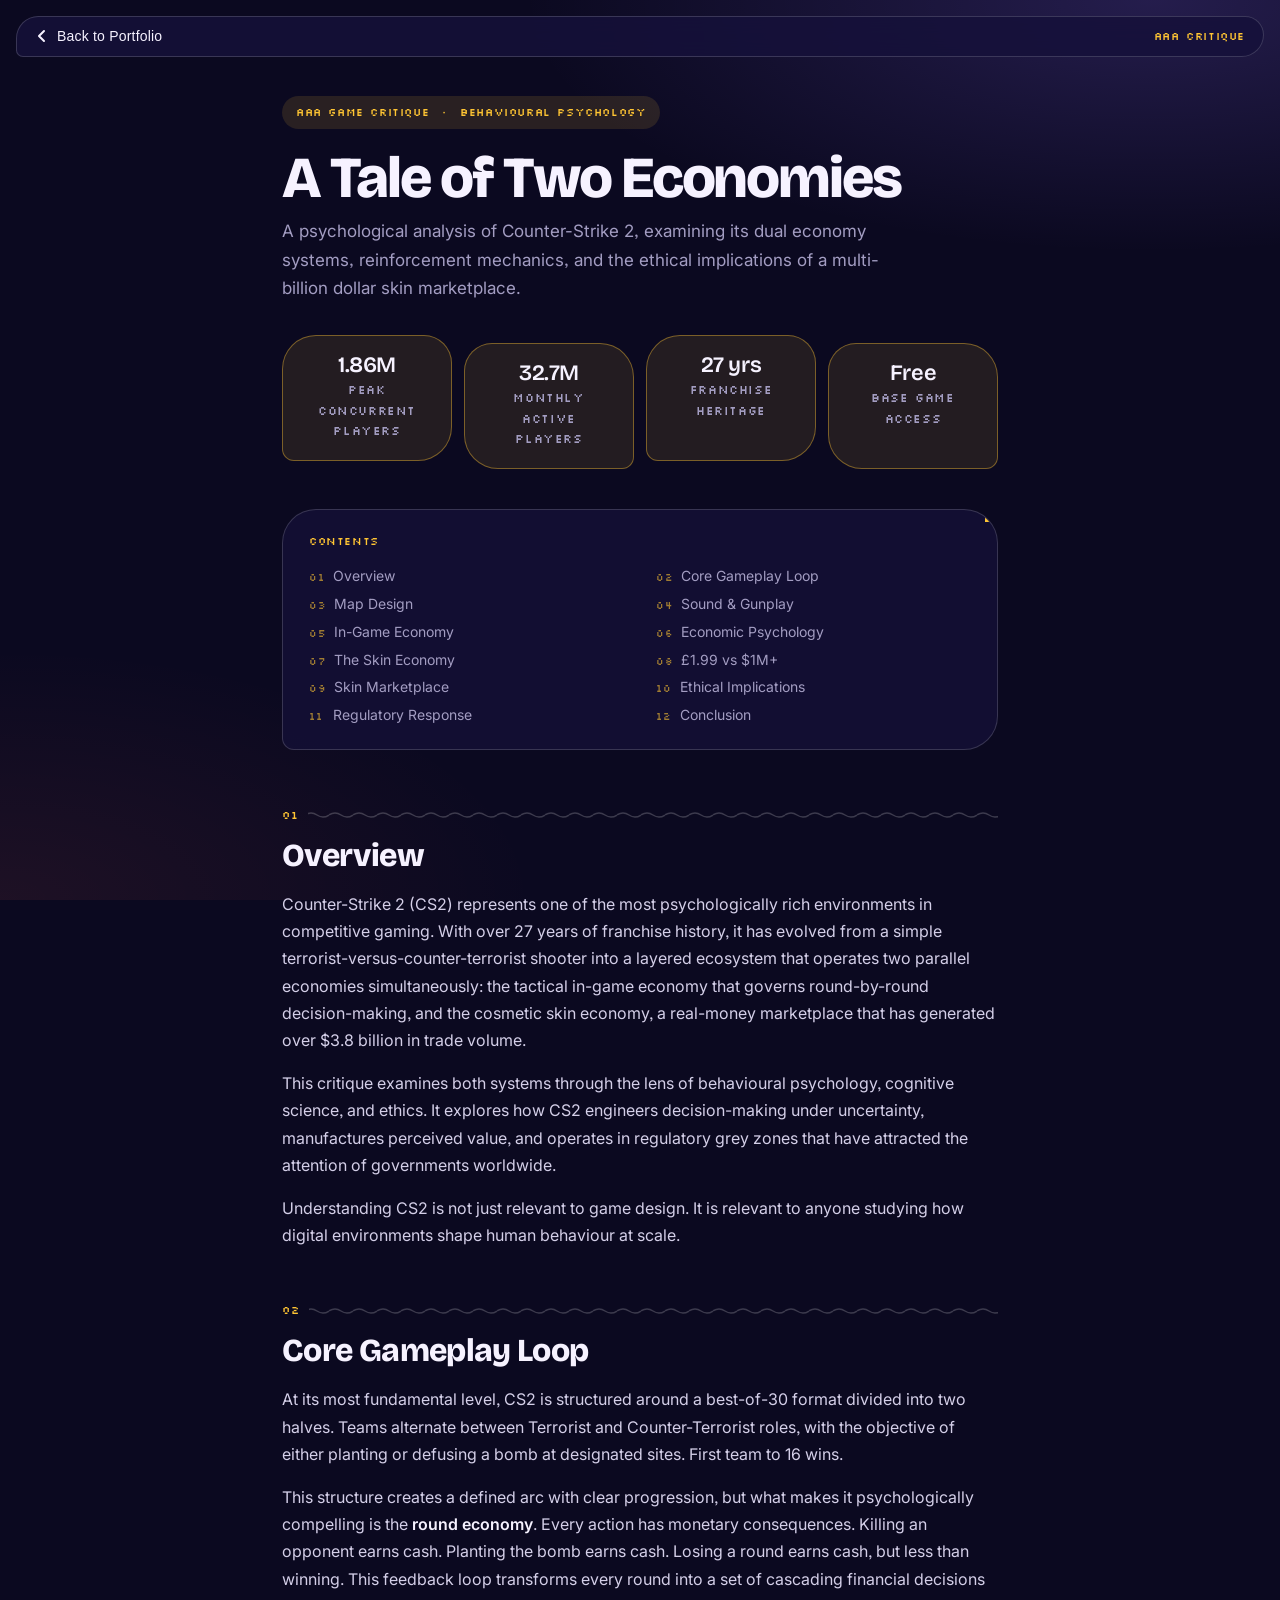
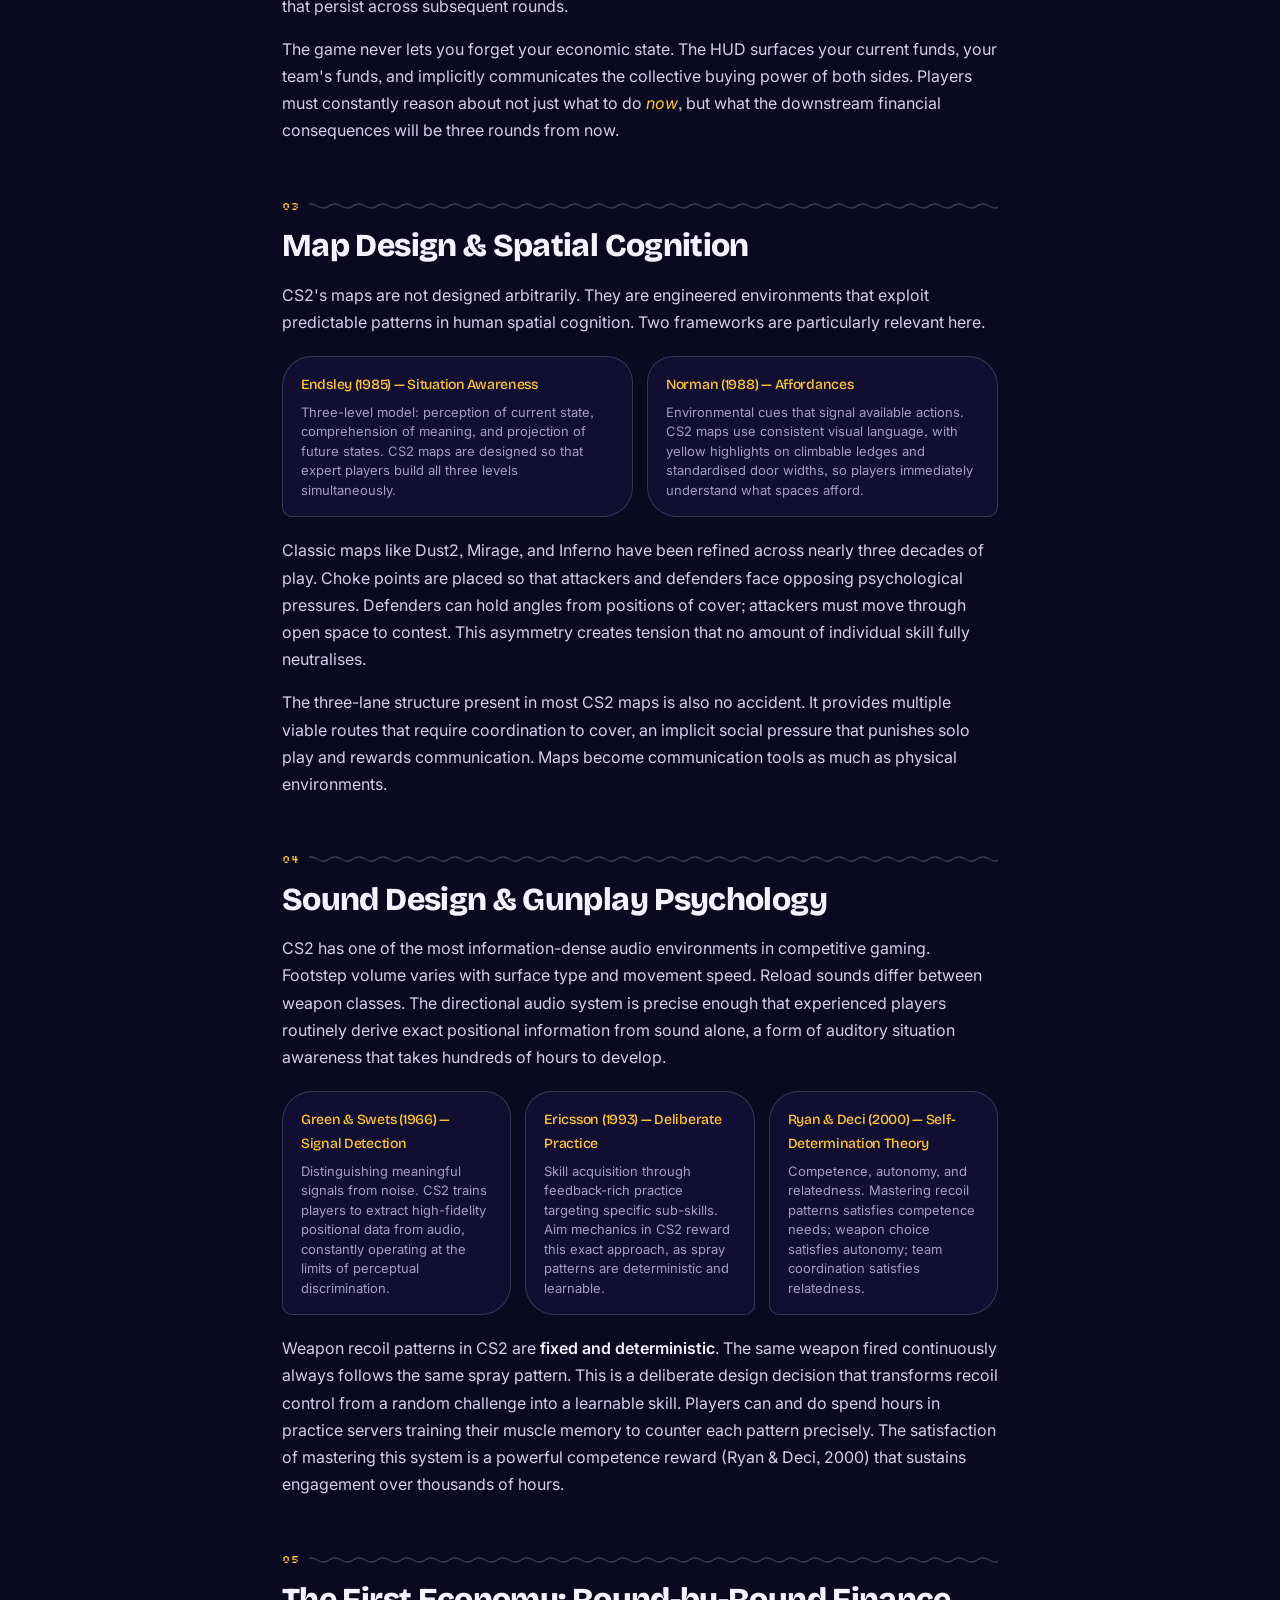
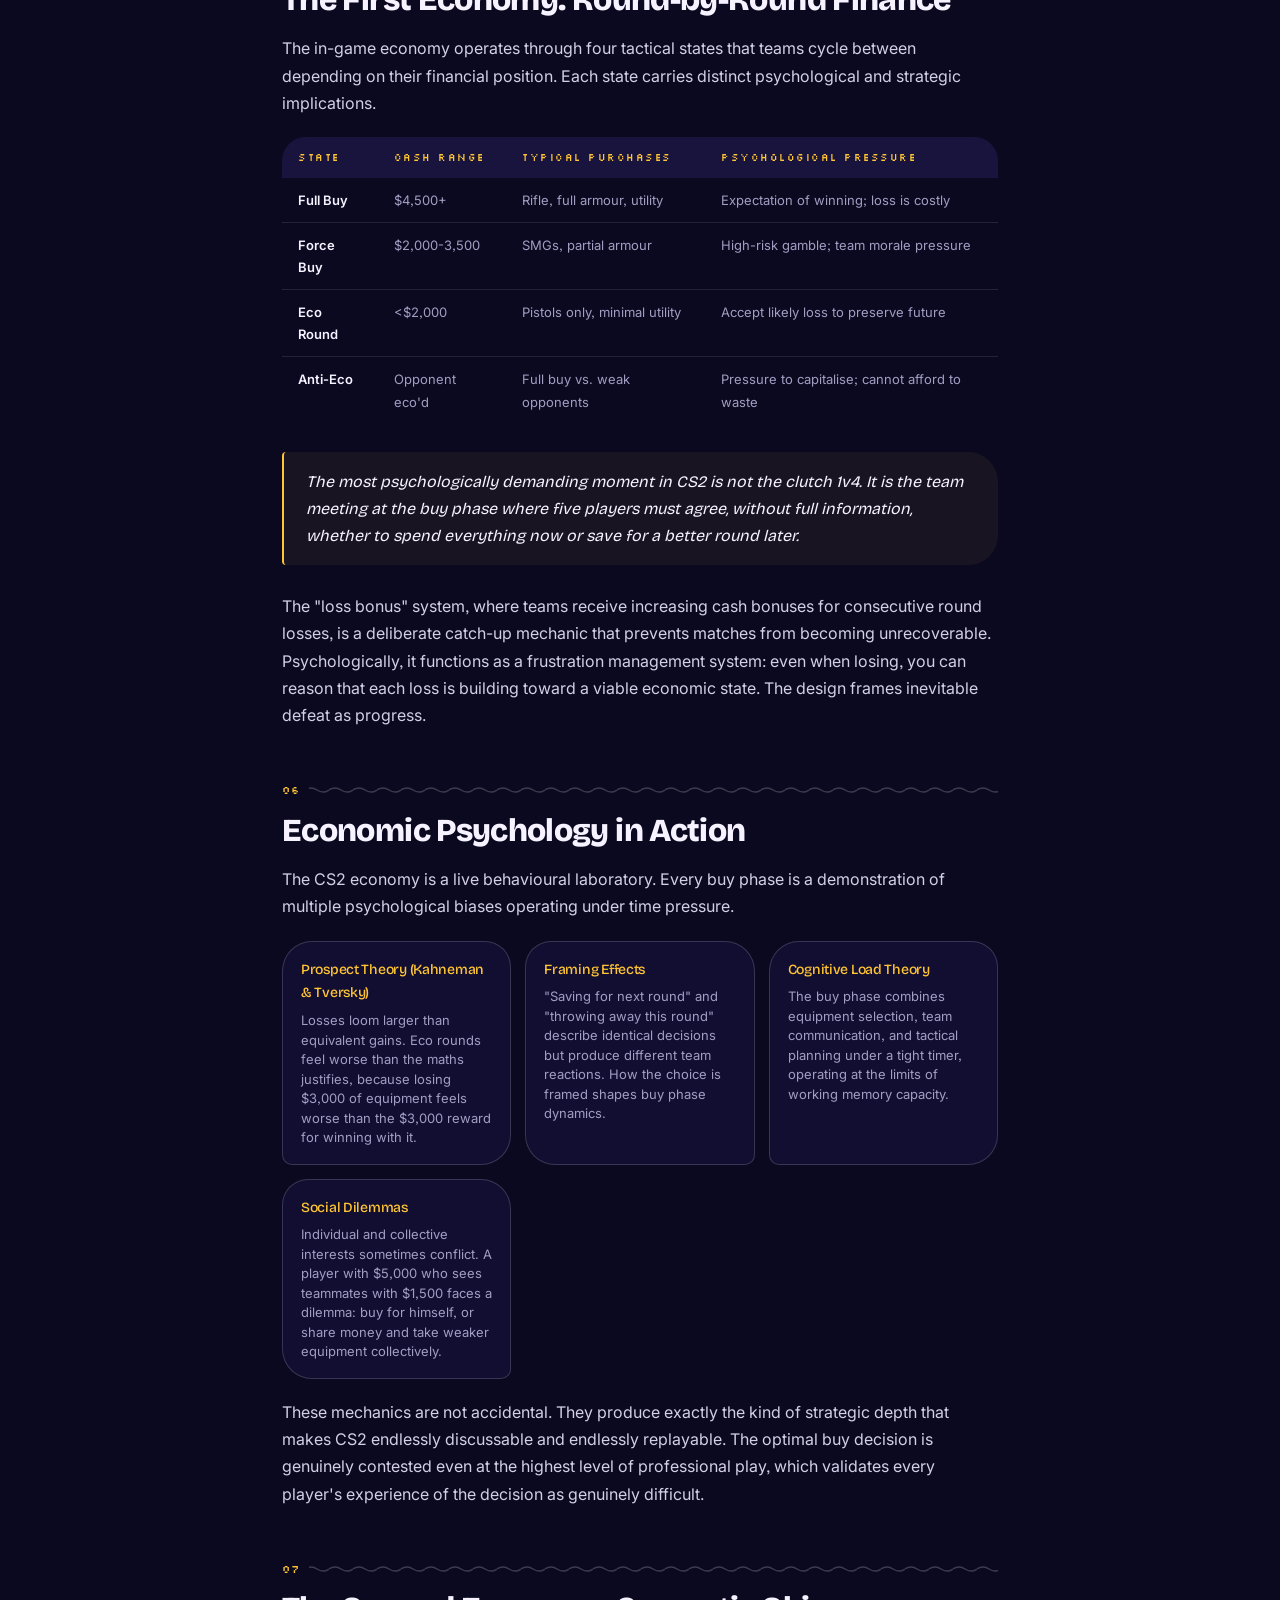
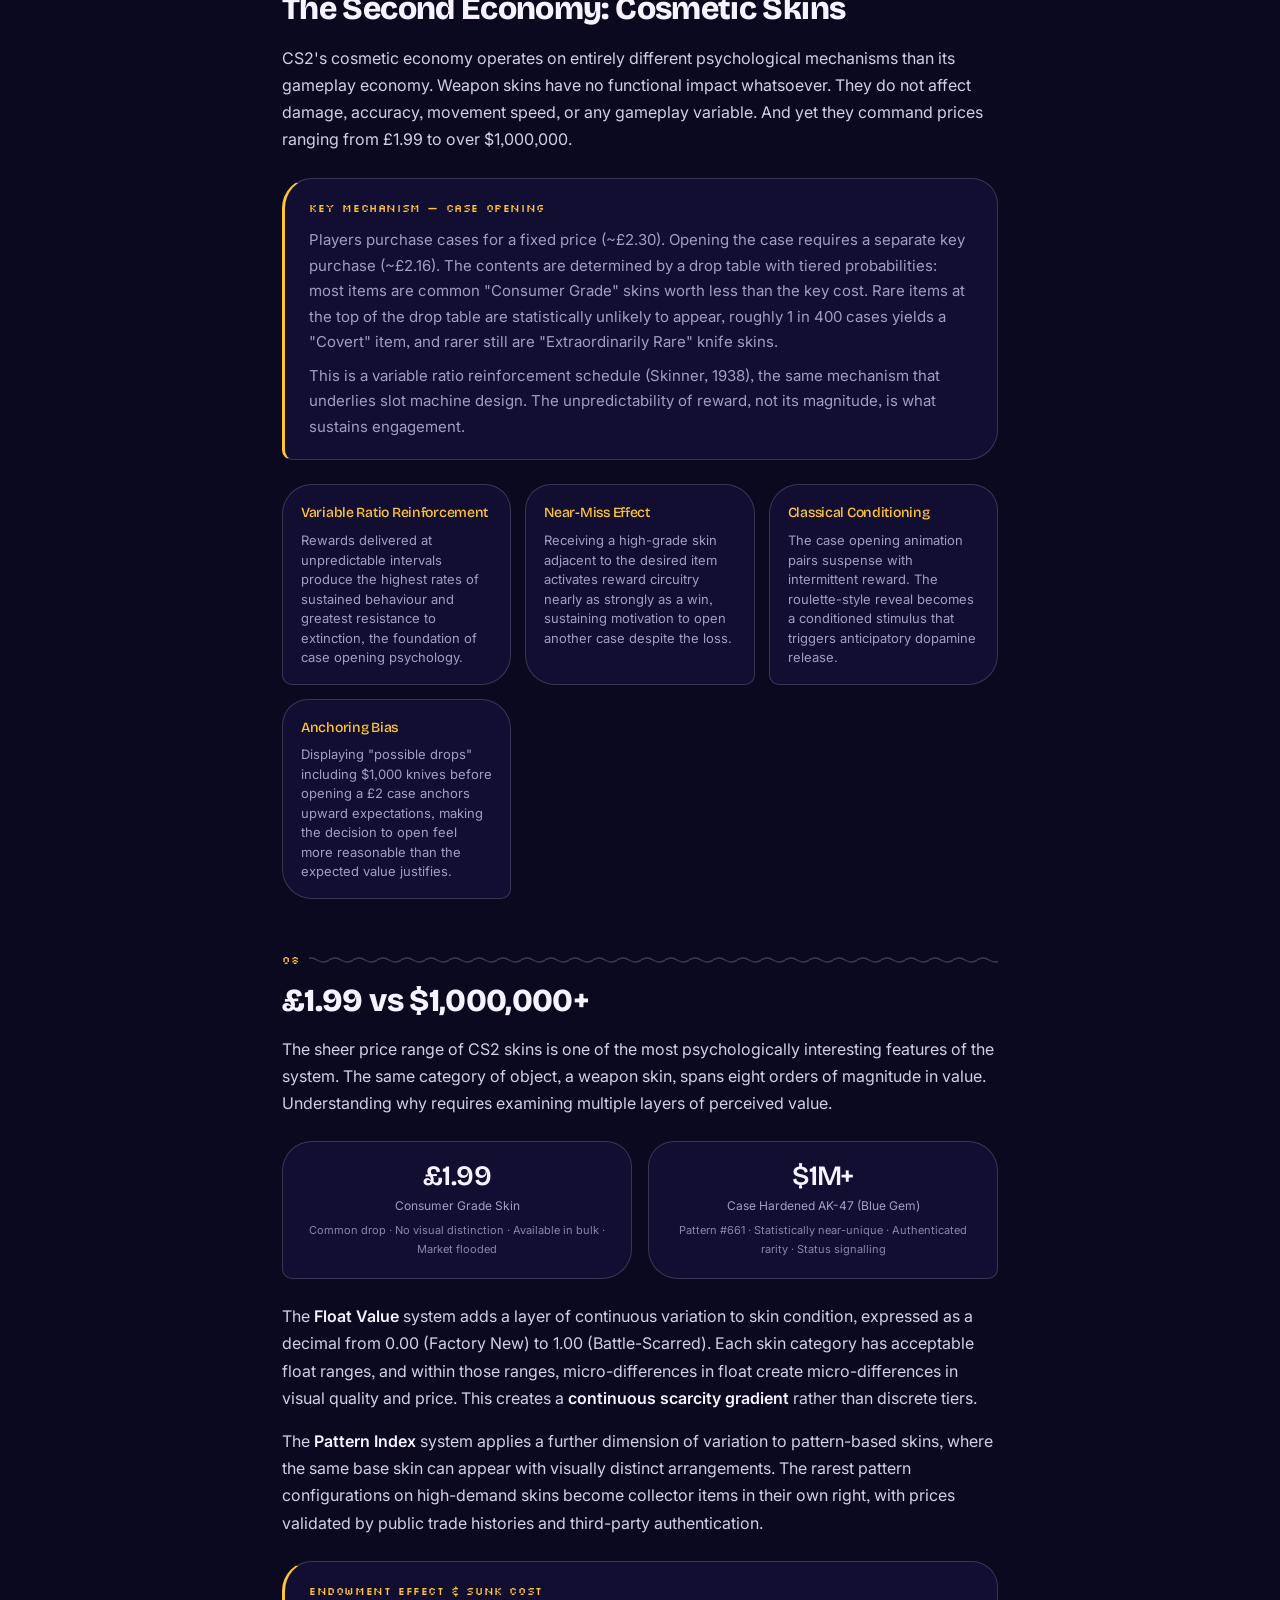
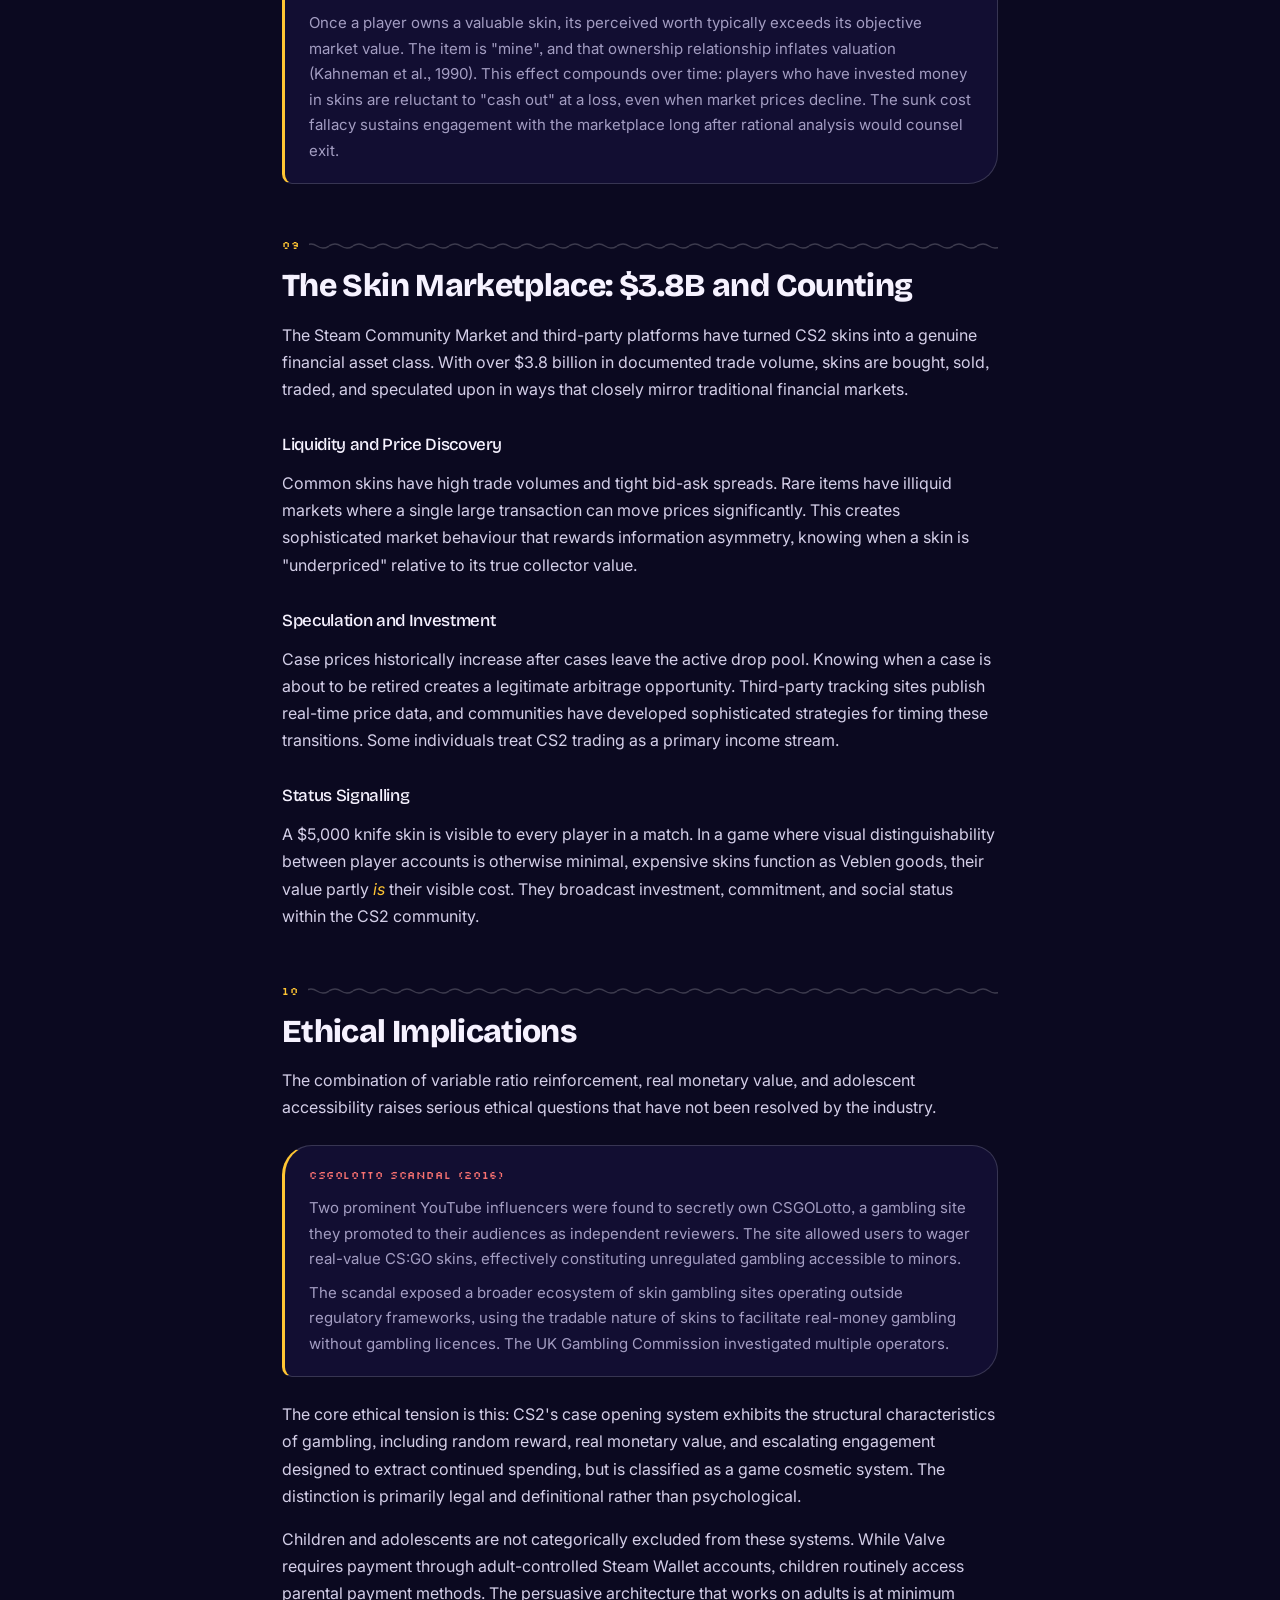
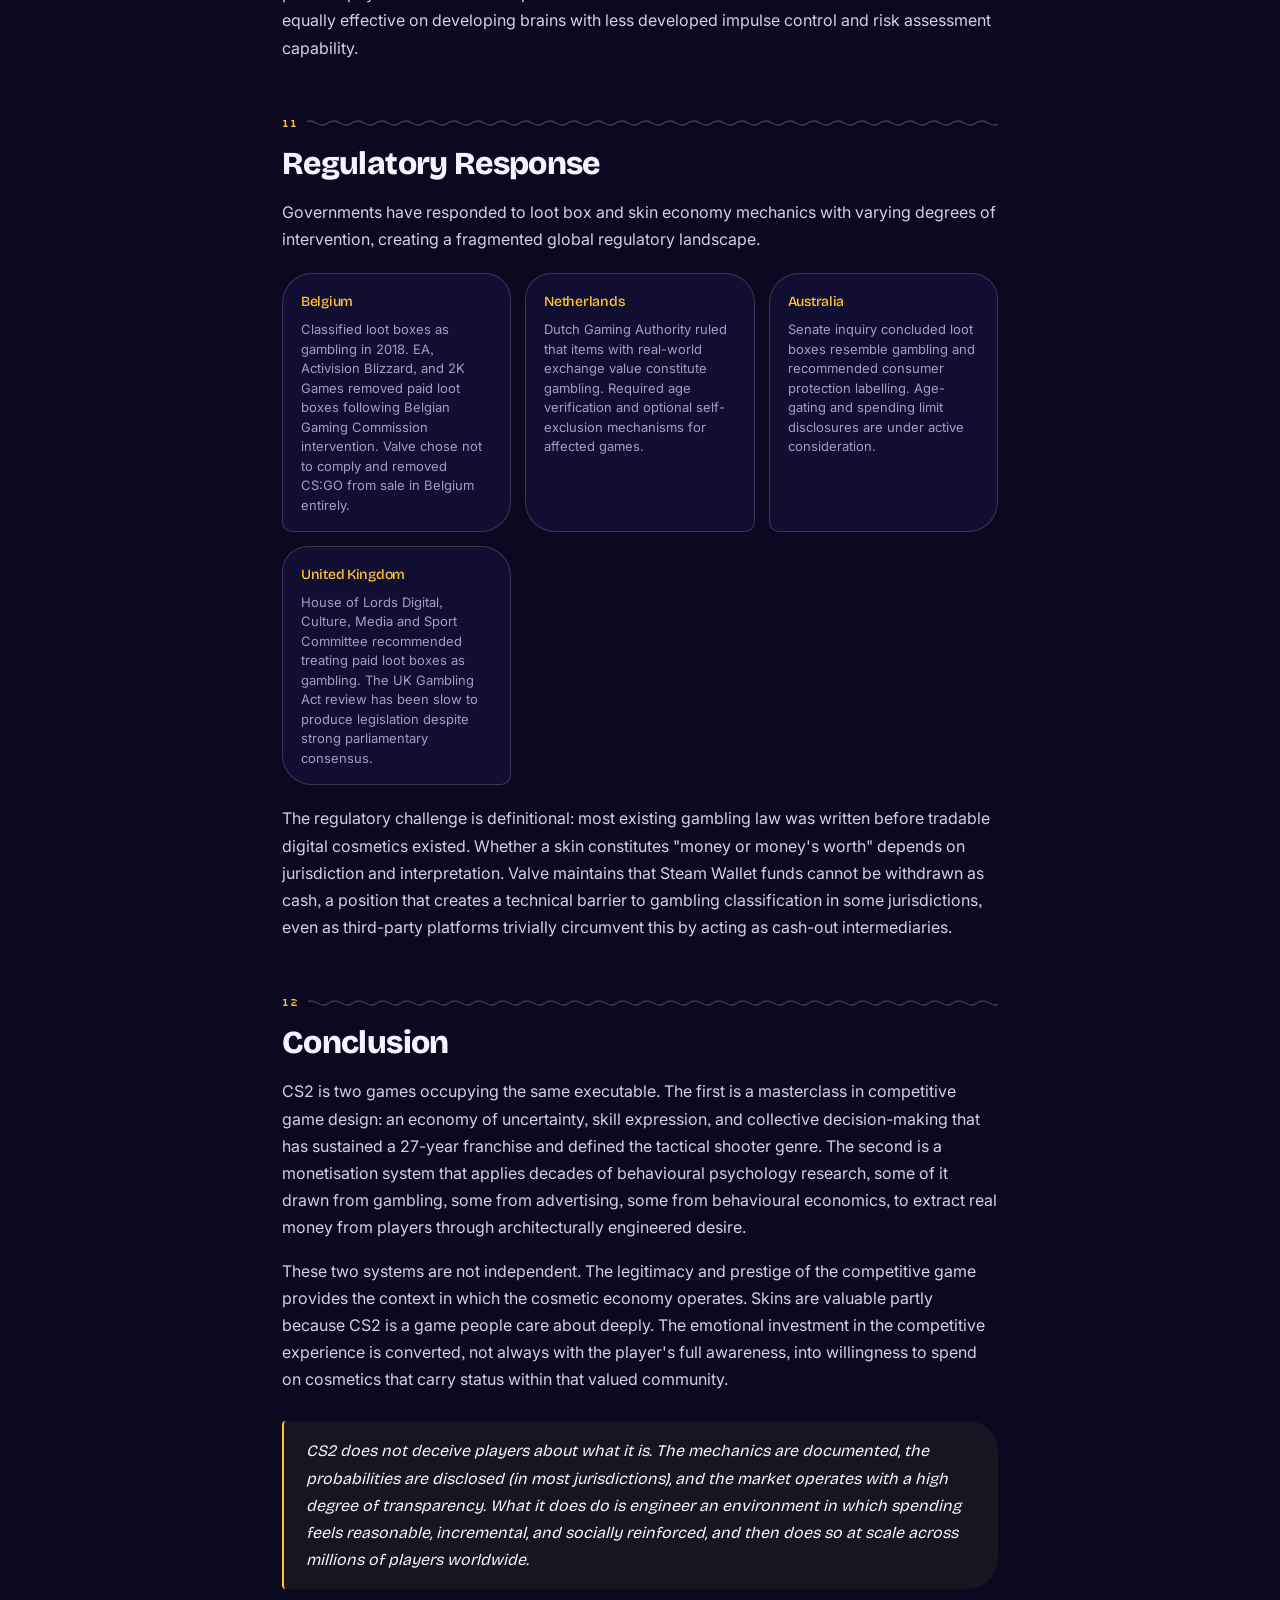
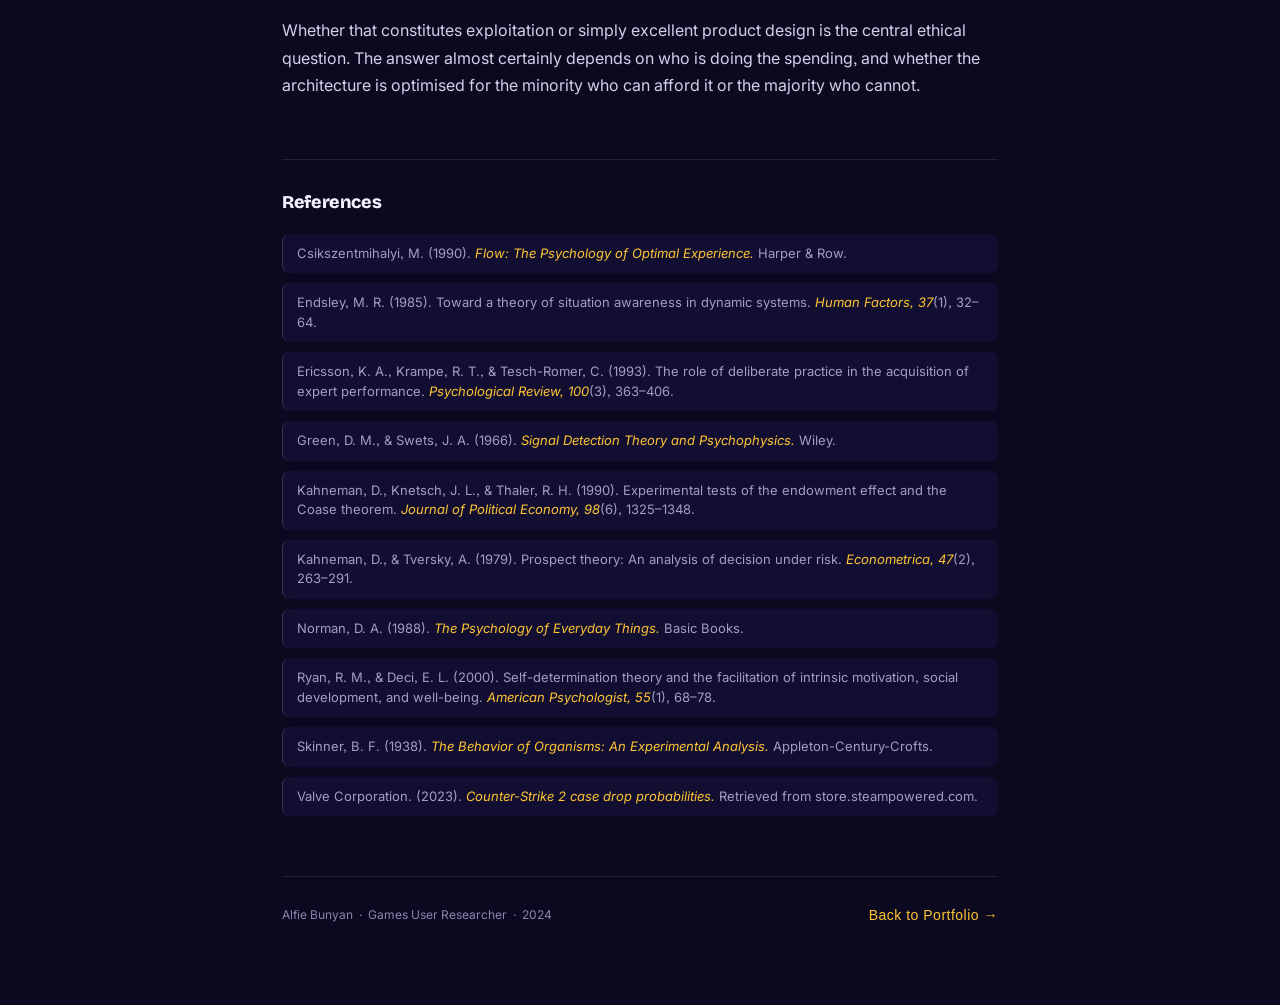
<file: critique-cs2.html>
<!DOCTYPE html>
<html lang="en">
<head>
<meta charset="UTF-8">
<meta name="viewport" content="width=device-width, initial-scale=1.0">
<title>CS2: A Tale of Two Economies | Alfie Bunyan</title>
<meta name="description" content="A psychological critique of Counter-Strike 2, examining dual economy systems, behavioural reinforcement, and ethical implications of skin markets.">
<link rel="icon" href="data:image/svg+xml,<svg xmlns='http://www.w3.org/2000/svg' viewBox='0 0 100 100'><rect width='100' height='100' rx='22' fill='%2307080a'/><rect x='6' y='6' width='88' height='88' rx='18' fill='none' stroke='%23ff5757' stroke-width='6'/><text y='70' x='50' font-size='56' text-anchor='middle' font-family='system-ui,sans-serif' font-weight='700' fill='white'>A</text></svg>">
<link rel="preconnect" href="https://fonts.googleapis.com">
<link rel="preconnect" href="https://fonts.gstatic.com" crossorigin>
<link href="https://fonts.googleapis.com/css2?family=Bricolage+Grotesque:opsz,wght@12..96,400..800&family=Inter:wght@300;400;500;600&family=Silkscreen&display=swap" rel="stylesheet">
<style>
  :root {
    --bg: #07080a;
    --surface: #0d0d0d;
    --surface-2: #101111;
    --border: #242728;
    --border-bright: rgba(255, 255, 255, 0.16);
    --accent: #ffc533;
    --accent-dim: rgba(255, 197, 51, 0.15);
    --accent-glow: rgba(255, 197, 51, 0.06);
    --text: #cdcdcd;
    --text-dim: #9c9c9d;
    --text-muted: #6a6b6c;
    --white: #f4f4f6;
    --red: #ff6161;
    --green: #59d499;
    --pixel: 'Silkscreen', ui-monospace, monospace;
  }

  * { box-sizing: border-box; margin: 0; padding: 0; }
  html { scroll-behavior: smooth; }
  body {
    font-family: Inter, -apple-system, BlinkMacSystemFont, 'Segoe UI', sans-serif;
    background: var(--bg);
    color: var(--text);
    line-height: 1.7;
    font-size: 16px;
  }

  /* Back nav */
  .back-nav {
    position: fixed; top: 0; left: 0; right: 0; z-index: 100;
    padding: 14px 32px;
    background: rgba(7, 9, 11, 0.88);
    backdrop-filter: blur(12px);
    border-bottom: 1px solid var(--border);
    display: flex; align-items: center; justify-content: space-between;
  }
  .back-link {
    display: inline-flex; align-items: center; gap: 8px;
    color: var(--text-dim); text-decoration: none;
    font-size: 13px; font-weight: 600; letter-spacing: 0.5px;
    transition: color 0.2s; cursor: pointer; background: none; border: none;
  }
  .back-link:hover { color: var(--accent); }
  .back-link svg { width: 14px; height: 14px; }
  .nav-label {
    font-size: 11px; font-weight: 700; letter-spacing: 2px;
    text-transform: uppercase; color: var(--accent); opacity: 0.8;
  }

  /* Layout */
  .page-wrap {
    max-width: 780px;
    margin: 0 auto;
    padding: 96px 32px 80px;
  }

  /* Hero */
  .critique-tag {
    display: inline-flex; align-items: center; gap: 8px;
    font-size: 11px; font-weight: 700; letter-spacing: 2.5px;
    text-transform: uppercase; color: var(--accent);
    margin-bottom: 20px;
  }
  .critique-tag::before {
    content: ''; display: inline-block;
    width: 22px; height: 2px; background: var(--accent);
  }
  h1 {
    font-size: clamp(28px, 5vw, 42px);
    font-weight: 900; color: var(--white);
    line-height: 1.12; letter-spacing: -0.5px; margin-bottom: 10px;
  }
  .hero-sub {
    font-size: 16px; color: var(--text-dim);
    margin-bottom: 32px; max-width: 600px;
  }

  /* Stats strip */
  .stats-strip {
    display: flex; flex-wrap: wrap; gap: 0;
    border: 1px solid var(--border-bright);
    border-radius: 10px; overflow: hidden;
    margin-bottom: 48px; background: var(--accent-glow);
  }
  .stat-item {
    flex: 1; min-width: 140px;
    padding: 18px 22px;
    border-right: 1px solid var(--border);
  }
  .stat-item:last-child { border-right: none; }
  .stat-val {
    font-size: 22px; font-weight: 900;
    color: var(--accent); line-height: 1;
    font-family: Inter, sans-serif;
  }
  .stat-lbl {
    font-size: 10px; color: var(--text-muted);
    text-transform: uppercase; letter-spacing: 0.8px; margin-top: 4px;
  }

  /* TOC */
  .toc {
    background: var(--surface);
    border: 1px solid var(--border);
    border-left: 3px solid var(--accent);
    border-radius: 8px;
    padding: 22px 26px;
    margin-bottom: 56px;
  }
  .toc-title {
    font-size: 10px; font-weight: 700; letter-spacing: 2px;
    text-transform: uppercase; color: var(--accent); margin-bottom: 14px;
  }
  .toc ol {
    list-style: none; padding: 0;
    display: grid; grid-template-columns: 1fr 1fr; gap: 4px 32px;
  }
  @media (max-width: 560px) { .toc ol { grid-template-columns: 1fr; } }
  .toc li { font-size: 13px; }
  .toc a {
    color: var(--text-dim); text-decoration: none;
    transition: color 0.2s;
    display: flex; align-items: baseline; gap: 8px;
  }
  .toc a:hover { color: var(--accent); }
  .toc-num {
    font-size: 10px; color: var(--accent); opacity: 0.6;
    font-weight: 700; min-width: 16px;
  }

  /* Sections */
  .section { margin-bottom: 52px; scroll-margin-top: 80px; }
  .section-label {
    font-size: 10px; font-weight: 700; letter-spacing: 2.5px;
    text-transform: uppercase; color: var(--accent);
    margin-bottom: 12px; display: flex; align-items: center; gap: 10px;
  }
  .section-label::after {
    content: ''; flex: 1; height: 1px; background: var(--border-bright);
  }
  h2 {
    font-size: clamp(20px, 3vw, 26px);
    font-weight: 800; color: var(--white);
    margin-bottom: 16px; line-height: 1.2; letter-spacing: -0.2px;
  }
  h3 { font-size: 17px; font-weight: 700; color: var(--white); margin: 28px 0 10px; }
  p { color: var(--text); margin-bottom: 16px; }
  p:last-child { margin-bottom: 0; }
  strong { color: var(--white); font-weight: 700; }
  em { font-style: italic; color: var(--accent); }

  /* Pull quote */
  .pull-quote {
    border-left: 3px solid var(--accent);
    padding: 16px 22px; margin: 28px 0;
    background: var(--accent-glow);
    border-radius: 0 8px 8px 0;
    font-size: 15px; font-style: italic; color: var(--text);
  }
  .pull-quote cite {
    display: block; margin-top: 10px;
    font-size: 11px; font-style: normal;
    color: var(--text-muted); letter-spacing: 0.5px;
  }

  /* Callout */
  .callout {
    background: var(--surface-2);
    border: 1px solid var(--border-bright);
    border-radius: 8px; padding: 20px 24px; margin: 24px 0;
  }
  .callout-label {
    font-size: 10px; font-weight: 700; letter-spacing: 2px;
    text-transform: uppercase; color: var(--accent); margin-bottom: 10px;
  }
  .callout p { margin-bottom: 8px; font-size: 14px; color: var(--text-dim); }
  .callout p:last-child { margin-bottom: 0; }

  /* Theory grid */
  .theory-grid {
    display: grid;
    grid-template-columns: repeat(auto-fit, minmax(200px, 1fr));
    gap: 14px; margin: 20px 0;
  }
  .theory-card {
    background: var(--surface);
    border: 1px solid var(--border);
    border-radius: 8px; padding: 16px 18px; transition: border-color 0.2s;
  }
  .theory-card:hover { border-color: var(--border-bright); }
  .theory-card-title {
    font-size: 12px; font-weight: 700; color: var(--accent);
    letter-spacing: 0.5px; margin-bottom: 6px;
  }
  .theory-card p { font-size: 12px; color: var(--text-dim); margin-bottom: 0; line-height: 1.5; }

  /* Economy table */
  .econ-table {
    width: 100%; border-collapse: collapse; margin: 20px 0; font-size: 13px;
  }
  .econ-table th {
    background: var(--accent-dim); color: var(--accent);
    font-size: 10px; font-weight: 700; letter-spacing: 1.5px;
    text-transform: uppercase; padding: 12px 16px; text-align: left;
  }
  .econ-table td {
    padding: 11px 16px; border-bottom: 1px solid var(--border);
    color: var(--text-dim); vertical-align: top;
  }
  .econ-table tr:last-child td { border-bottom: none; }
  .econ-table td:first-child { color: var(--white); font-weight: 600; }
  .econ-table tr:hover td { background: var(--accent-glow); }

  /* Price split */
  .price-split {
    display: grid; grid-template-columns: 1fr 1fr; gap: 16px; margin: 24px 0;
  }
  @media (max-width: 480px) { .price-split { grid-template-columns: 1fr; } }
  .price-box {
    border: 1px solid var(--border); border-radius: 8px; padding: 20px;
    text-align: center; background: var(--surface); transition: border-color 0.2s;
  }
  .price-box:hover { border-color: var(--border-bright); }
  .price-box.highlight { border-color: var(--accent); background: var(--accent-glow); }
  .price-amount {
    font-size: 28px; font-weight: 900; color: var(--accent);
    font-family: Inter, sans-serif; line-height: 1; margin-bottom: 6px;
  }
  .price-item { font-size: 12px; color: var(--text-dim); margin-bottom: 4px; }
  .price-note { font-size: 11px; color: var(--text-muted); }

  /* Warning callout */
  .callout.warning { border-color: rgba(239, 68, 68, 0.35); background: rgba(239, 68, 68, 0.05); }
  .callout.warning .callout-label { color: #f87171; }

  /* References */
  .references { margin-top: 60px; padding-top: 32px; border-top: 1px solid var(--border); }
  .references h2 { font-size: 18px; margin-bottom: 20px; }
  .ref-list { list-style: none; padding: 0; display: flex; flex-direction: column; gap: 10px; }
  .ref-list li {
    font-size: 13px; color: var(--text-dim);
    padding: 10px 14px; background: var(--surface);
    border-radius: 6px; border-left: 2px solid var(--border-bright); line-height: 1.5;
  }

  /* Footer */
  .page-footer {
    margin-top: 60px; padding-top: 28px;
    border-top: 1px solid var(--border);
    display: flex; align-items: center; justify-content: space-between;
    flex-wrap: wrap; gap: 16px;
  }
  .page-footer p { font-size: 12px; color: var(--text-muted); margin: 0; }
  .footer-back {
    display: inline-flex; align-items: center; gap: 6px;
    color: var(--accent); text-decoration: none;
    font-size: 12px; font-weight: 700; letter-spacing: 0.5px;
    transition: opacity 0.2s; cursor: pointer; background: none; border: none;
  }
  .footer-back:hover { opacity: 0.75; }

  /* ── Redesign overrides: matches the main portfolio ── */
  body { font-feature-settings: "calt", "kern", "liga", "ss03"; line-height: 1.7; -webkit-font-smoothing: antialiased; }
  ::selection { background: rgba(255, 87, 87, 0.35); color: #fff; }
  .back-nav { background: rgba(7, 8, 10, 0.78); backdrop-filter: blur(16px); }
  .back-link { font-weight: 500; letter-spacing: 0.2px; font-size: 14px; }
  .nav-label, .critique-tag, .section-label, .toc-title, .callout-label {
    font-family: var(--pixel); font-weight: 400; letter-spacing: 0.6px; font-size: 11px; opacity: 1;
  }
  .critique-tag::before { width: 12px; height: 12px; background: var(--accent); }
  .section-label::after { background: var(--border); }
  h1 { font-weight: 600; letter-spacing: -1px; font-size: clamp(32px, 5.5vw, 52px); line-height: 1.08; }
  h2 { font-weight: 500; letter-spacing: -0.3px; }
  h3 { font-weight: 500; }
  strong { font-weight: 600; }
  .hero-sub { font-size: 17px; }
  .stats-strip { border-color: var(--border); border-radius: 10px; background: var(--surface); }
  .stat-val, .price-amount { font-weight: 600; letter-spacing: -0.5px; color: var(--white); }
  .stat-lbl { letter-spacing: 0.2px; text-transform: none; font-size: 12px; color: var(--text-dim); }
  .toc { border-left-width: 1px; border-radius: 10px; position: relative; overflow: hidden; }
  .toc::after { content: ''; position: absolute; top: 0; right: 0; width: 12px; height: 12px; background: var(--accent); }
  .toc li { font-size: 14px; }
  .pull-quote { border-left-width: 2px; color: var(--white); font-size: 16px; }
  .callout, .theory-card, .price-box, .rank-tier { border-radius: 10px; border-color: var(--border); }
  .callout { background: var(--surface); }
  .theory-card-title { font-weight: 500; font-size: 14px; letter-spacing: 0.2px; }
  .theory-card p { font-size: 13px; }
  .callout p { font-size: 15px; }
  .ref-list li { border-left-width: 1px; border-radius: 8px; }
  .footer-back { font-weight: 500; font-size: 14px; }
  th { font-family: var(--pixel); font-weight: 400 !important; }
</style>
<link rel="stylesheet" href="critique.css?v=1">
</head>
<body>

<nav class="back-nav">
  <button class="back-link" onclick="window.self !== window.top ? (window.parent.closeDoc ? window.parent.closeDoc() : history.back()) : history.back()">
    <svg viewBox="0 0 14 14" fill="none" stroke="currentColor" stroke-width="2" stroke-linecap="round" stroke-linejoin="round">
      <path d="M9 2L4 7l5 5"/>
    </svg>
    Back to Portfolio
  </button>
  <span class="nav-label">AAA Critique</span>
</nav>

<main class="page-wrap">

  <div class="critique-tag">AAA Game Critique &nbsp;&middot;&nbsp; Behavioural Psychology</div>
  <h1>A Tale of Two Economies</h1>
  <p class="hero-sub">A psychological analysis of Counter-Strike 2, examining its dual economy systems, reinforcement mechanics, and the ethical implications of a multi-billion dollar skin marketplace.</p>

  <div class="stats-strip">
    <div class="stat-item">
      <div class="stat-val">1.86M</div>
      <div class="stat-lbl">Peak Concurrent Players</div>
    </div>
    <div class="stat-item">
      <div class="stat-val">32.7M</div>
      <div class="stat-lbl">Monthly Active Players</div>
    </div>
    <div class="stat-item">
      <div class="stat-val">27 yrs</div>
      <div class="stat-lbl">Franchise Heritage</div>
    </div>
    <div class="stat-item">
      <div class="stat-val">Free</div>
      <div class="stat-lbl">Base Game Access</div>
    </div>
  </div>

  <div class="toc">
    <div class="toc-title">Contents</div>
    <ol>
      <li><a href="#overview"><span class="toc-num">01</span> Overview</a></li>
      <li><a href="#core-loop"><span class="toc-num">02</span> Core Gameplay Loop</a></li>
      <li><a href="#map-design"><span class="toc-num">03</span> Map Design</a></li>
      <li><a href="#sound-gunplay"><span class="toc-num">04</span> Sound &amp; Gunplay</a></li>
      <li><a href="#ingame-economy"><span class="toc-num">05</span> In-Game Economy</a></li>
      <li><a href="#economic-psychology"><span class="toc-num">06</span> Economic Psychology</a></li>
      <li><a href="#skin-economy"><span class="toc-num">07</span> The Skin Economy</a></li>
      <li><a href="#price-comparison"><span class="toc-num">08</span> &pound;1.99 vs $1M+</a></li>
      <li><a href="#marketplace"><span class="toc-num">09</span> Skin Marketplace</a></li>
      <li><a href="#ethics"><span class="toc-num">10</span> Ethical Implications</a></li>
      <li><a href="#regulatory"><span class="toc-num">11</span> Regulatory Response</a></li>
      <li><a href="#conclusion"><span class="toc-num">12</span> Conclusion</a></li>
    </ol>
  </div>

  <div class="section" id="overview">
    <div class="section-label">01</div>
    <h2>Overview</h2>
    <p>Counter-Strike 2 (CS2) represents one of the most psychologically rich environments in competitive gaming. With over 27 years of franchise history, it has evolved from a simple terrorist-versus-counter-terrorist shooter into a layered ecosystem that operates two parallel economies simultaneously: the tactical in-game economy that governs round-by-round decision-making, and the cosmetic skin economy, a real-money marketplace that has generated over $3.8 billion in trade volume.</p>
    <p>This critique examines both systems through the lens of behavioural psychology, cognitive science, and ethics. It explores how CS2 engineers decision-making under uncertainty, manufactures perceived value, and operates in regulatory grey zones that have attracted the attention of governments worldwide.</p>
    <p>Understanding CS2 is not just relevant to game design. It is relevant to anyone studying how digital environments shape human behaviour at scale.</p>
  </div>

  <div class="section" id="core-loop">
    <div class="section-label">02</div>
    <h2>Core Gameplay Loop</h2>
    <p>At its most fundamental level, CS2 is structured around a best-of-30 format divided into two halves. Teams alternate between Terrorist and Counter-Terrorist roles, with the objective of either planting or defusing a bomb at designated sites. First team to 16 wins.</p>
    <p>This structure creates a defined arc with clear progression, but what makes it psychologically compelling is the <strong>round economy</strong>. Every action has monetary consequences. Killing an opponent earns cash. Planting the bomb earns cash. Losing a round earns cash, but less than winning. This feedback loop transforms every round into a set of cascading financial decisions that persist across subsequent rounds.</p>
    <p>The game never lets you forget your economic state. The HUD surfaces your current funds, your team's funds, and implicitly communicates the collective buying power of both sides. Players must constantly reason about not just what to do <em>now</em>, but what the downstream financial consequences will be three rounds from now.</p>
  </div>

  <div class="section" id="map-design">
    <div class="section-label">03</div>
    <h2>Map Design &amp; Spatial Cognition</h2>
    <p>CS2's maps are not designed arbitrarily. They are engineered environments that exploit predictable patterns in human spatial cognition. Two frameworks are particularly relevant here.</p>
    <div class="theory-grid">
      <div class="theory-card">
        <div class="theory-card-title">Endsley (1985) — Situation Awareness</div>
        <p>Three-level model: perception of current state, comprehension of meaning, and projection of future states. CS2 maps are designed so that expert players build all three levels simultaneously.</p>
      </div>
      <div class="theory-card">
        <div class="theory-card-title">Norman (1988) — Affordances</div>
        <p>Environmental cues that signal available actions. CS2 maps use consistent visual language, with yellow highlights on climbable ledges and standardised door widths, so players immediately understand what spaces afford.</p>
      </div>
    </div>
    <p>Classic maps like Dust2, Mirage, and Inferno have been refined across nearly three decades of play. Choke points are placed so that attackers and defenders face opposing psychological pressures. Defenders can hold angles from positions of cover; attackers must move through open space to contest. This asymmetry creates tension that no amount of individual skill fully neutralises.</p>
    <p>The three-lane structure present in most CS2 maps is also no accident. It provides multiple viable routes that require coordination to cover, an implicit social pressure that punishes solo play and rewards communication. Maps become communication tools as much as physical environments.</p>
  </div>

  <div class="section" id="sound-gunplay">
    <div class="section-label">04</div>
    <h2>Sound Design &amp; Gunplay Psychology</h2>
    <p>CS2 has one of the most information-dense audio environments in competitive gaming. Footstep volume varies with surface type and movement speed. Reload sounds differ between weapon classes. The directional audio system is precise enough that experienced players routinely derive exact positional information from sound alone, a form of auditory situation awareness that takes hundreds of hours to develop.</p>
    <div class="theory-grid">
      <div class="theory-card">
        <div class="theory-card-title">Green &amp; Swets (1966) — Signal Detection</div>
        <p>Distinguishing meaningful signals from noise. CS2 trains players to extract high-fidelity positional data from audio, constantly operating at the limits of perceptual discrimination.</p>
      </div>
      <div class="theory-card">
        <div class="theory-card-title">Ericsson (1993) — Deliberate Practice</div>
        <p>Skill acquisition through feedback-rich practice targeting specific sub-skills. Aim mechanics in CS2 reward this exact approach, as spray patterns are deterministic and learnable.</p>
      </div>
      <div class="theory-card">
        <div class="theory-card-title">Ryan &amp; Deci (2000) — Self-Determination Theory</div>
        <p>Competence, autonomy, and relatedness. Mastering recoil patterns satisfies competence needs; weapon choice satisfies autonomy; team coordination satisfies relatedness.</p>
      </div>
    </div>
    <p>Weapon recoil patterns in CS2 are <strong>fixed and deterministic</strong>. The same weapon fired continuously always follows the same spray pattern. This is a deliberate design decision that transforms recoil control from a random challenge into a learnable skill. Players can and do spend hours in practice servers training their muscle memory to counter each pattern precisely. The satisfaction of mastering this system is a powerful competence reward (Ryan &amp; Deci, 2000) that sustains engagement over thousands of hours.</p>
  </div>

  <div class="section" id="ingame-economy">
    <div class="section-label">05</div>
    <h2>The First Economy: Round-by-Round Finance</h2>
    <p>The in-game economy operates through four tactical states that teams cycle between depending on their financial position. Each state carries distinct psychological and strategic implications.</p>
    <table class="econ-table">
      <thead>
        <tr>
          <th>State</th>
          <th>Cash Range</th>
          <th>Typical Purchases</th>
          <th>Psychological Pressure</th>
        </tr>
      </thead>
      <tbody>
        <tr>
          <td>Full Buy</td>
          <td>$4,500+</td>
          <td>Rifle, full armour, utility</td>
          <td>Expectation of winning; loss is costly</td>
        </tr>
        <tr>
          <td>Force Buy</td>
          <td>$2,000-3,500</td>
          <td>SMGs, partial armour</td>
          <td>High-risk gamble; team morale pressure</td>
        </tr>
        <tr>
          <td>Eco Round</td>
          <td>&lt;$2,000</td>
          <td>Pistols only, minimal utility</td>
          <td>Accept likely loss to preserve future</td>
        </tr>
        <tr>
          <td>Anti-Eco</td>
          <td>Opponent eco'd</td>
          <td>Full buy vs. weak opponents</td>
          <td>Pressure to capitalise; cannot afford to waste</td>
        </tr>
      </tbody>
    </table>
    <div class="pull-quote">
      The most psychologically demanding moment in CS2 is not the clutch 1v4. It is the team meeting at the buy phase where five players must agree, without full information, whether to spend everything now or save for a better round later.
    </div>
    <p>The "loss bonus" system, where teams receive increasing cash bonuses for consecutive round losses, is a deliberate catch-up mechanic that prevents matches from becoming unrecoverable. Psychologically, it functions as a frustration management system: even when losing, you can reason that each loss is building toward a viable economic state. The design frames inevitable defeat as progress.</p>
  </div>

  <div class="section" id="economic-psychology">
    <div class="section-label">06</div>
    <h2>Economic Psychology in Action</h2>
    <p>The CS2 economy is a live behavioural laboratory. Every buy phase is a demonstration of multiple psychological biases operating under time pressure.</p>
    <div class="theory-grid">
      <div class="theory-card">
        <div class="theory-card-title">Prospect Theory (Kahneman &amp; Tversky)</div>
        <p>Losses loom larger than equivalent gains. Eco rounds feel worse than the maths justifies, because losing $3,000 of equipment feels worse than the $3,000 reward for winning with it.</p>
      </div>
      <div class="theory-card">
        <div class="theory-card-title">Framing Effects</div>
        <p>"Saving for next round" and "throwing away this round" describe identical decisions but produce different team reactions. How the choice is framed shapes buy phase dynamics.</p>
      </div>
      <div class="theory-card">
        <div class="theory-card-title">Cognitive Load Theory</div>
        <p>The buy phase combines equipment selection, team communication, and tactical planning under a tight timer, operating at the limits of working memory capacity.</p>
      </div>
      <div class="theory-card">
        <div class="theory-card-title">Social Dilemmas</div>
        <p>Individual and collective interests sometimes conflict. A player with $5,000 who sees teammates with $1,500 faces a dilemma: buy for himself, or share money and take weaker equipment collectively.</p>
      </div>
    </div>
    <p>These mechanics are not accidental. They produce exactly the kind of strategic depth that makes CS2 endlessly discussable and endlessly replayable. The optimal buy decision is genuinely contested even at the highest level of professional play, which validates every player's experience of the decision as genuinely difficult.</p>
  </div>

  <div class="section" id="skin-economy">
    <div class="section-label">07</div>
    <h2>The Second Economy: Cosmetic Skins</h2>
    <p>CS2's cosmetic economy operates on entirely different psychological mechanisms than its gameplay economy. Weapon skins have no functional impact whatsoever. They do not affect damage, accuracy, movement speed, or any gameplay variable. And yet they command prices ranging from &pound;1.99 to over $1,000,000.</p>
    <div class="callout">
      <div class="callout-label">Key Mechanism — Case Opening</div>
      <p>Players purchase cases for a fixed price (~&pound;2.30). Opening the case requires a separate key purchase (~&pound;2.16). The contents are determined by a drop table with tiered probabilities: most items are common "Consumer Grade" skins worth less than the key cost. Rare items at the top of the drop table are statistically unlikely to appear, roughly 1 in 400 cases yields a "Covert" item, and rarer still are "Extraordinarily Rare" knife skins.</p>
      <p>This is a variable ratio reinforcement schedule (Skinner, 1938), the same mechanism that underlies slot machine design. The unpredictability of reward, not its magnitude, is what sustains engagement.</p>
    </div>
    <div class="theory-grid">
      <div class="theory-card">
        <div class="theory-card-title">Variable Ratio Reinforcement</div>
        <p>Rewards delivered at unpredictable intervals produce the highest rates of sustained behaviour and greatest resistance to extinction, the foundation of case opening psychology.</p>
      </div>
      <div class="theory-card">
        <div class="theory-card-title">Near-Miss Effect</div>
        <p>Receiving a high-grade skin adjacent to the desired item activates reward circuitry nearly as strongly as a win, sustaining motivation to open another case despite the loss.</p>
      </div>
      <div class="theory-card">
        <div class="theory-card-title">Classical Conditioning</div>
        <p>The case opening animation pairs suspense with intermittent reward. The roulette-style reveal becomes a conditioned stimulus that triggers anticipatory dopamine release.</p>
      </div>
      <div class="theory-card">
        <div class="theory-card-title">Anchoring Bias</div>
        <p>Displaying "possible drops" including $1,000 knives before opening a &pound;2 case anchors upward expectations, making the decision to open feel more reasonable than the expected value justifies.</p>
      </div>
    </div>
  </div>

  <div class="section" id="price-comparison">
    <div class="section-label">08</div>
    <h2>&pound;1.99 vs $1,000,000+</h2>
    <p>The sheer price range of CS2 skins is one of the most psychologically interesting features of the system. The same category of object, a weapon skin, spans eight orders of magnitude in value. Understanding why requires examining multiple layers of perceived value.</p>
    <div class="price-split">
      <div class="price-box">
        <div class="price-amount">&pound;1.99</div>
        <div class="price-item">Consumer Grade Skin</div>
        <div class="price-note">Common drop &middot; No visual distinction &middot; Available in bulk &middot; Market flooded</div>
      </div>
      <div class="price-box highlight">
        <div class="price-amount">$1M+</div>
        <div class="price-item">Case Hardened AK-47 (Blue Gem)</div>
        <div class="price-note">Pattern #661 &middot; Statistically near-unique &middot; Authenticated rarity &middot; Status signalling</div>
      </div>
    </div>
    <p>The <strong>Float Value</strong> system adds a layer of continuous variation to skin condition, expressed as a decimal from 0.00 (Factory New) to 1.00 (Battle-Scarred). Each skin category has acceptable float ranges, and within those ranges, micro-differences in float create micro-differences in visual quality and price. This creates a <strong>continuous scarcity gradient</strong> rather than discrete tiers.</p>
    <p>The <strong>Pattern Index</strong> system applies a further dimension of variation to pattern-based skins, where the same base skin can appear with visually distinct arrangements. The rarest pattern configurations on high-demand skins become collector items in their own right, with prices validated by public trade histories and third-party authentication.</p>
    <div class="callout">
      <div class="callout-label">Endowment Effect &amp; Sunk Cost</div>
      <p>Once a player owns a valuable skin, its perceived worth typically exceeds its objective market value. The item is "mine", and that ownership relationship inflates valuation (Kahneman et al., 1990). This effect compounds over time: players who have invested money in skins are reluctant to "cash out" at a loss, even when market prices decline. The sunk cost fallacy sustains engagement with the marketplace long after rational analysis would counsel exit.</p>
    </div>
  </div>

  <div class="section" id="marketplace">
    <div class="section-label">09</div>
    <h2>The Skin Marketplace: $3.8B and Counting</h2>
    <p>The Steam Community Market and third-party platforms have turned CS2 skins into a genuine financial asset class. With over $3.8 billion in documented trade volume, skins are bought, sold, traded, and speculated upon in ways that closely mirror traditional financial markets.</p>
    <h3>Liquidity and Price Discovery</h3>
    <p>Common skins have high trade volumes and tight bid-ask spreads. Rare items have illiquid markets where a single large transaction can move prices significantly. This creates sophisticated market behaviour that rewards information asymmetry, knowing when a skin is "underpriced" relative to its true collector value.</p>
    <h3>Speculation and Investment</h3>
    <p>Case prices historically increase after cases leave the active drop pool. Knowing when a case is about to be retired creates a legitimate arbitrage opportunity. Third-party tracking sites publish real-time price data, and communities have developed sophisticated strategies for timing these transitions. Some individuals treat CS2 trading as a primary income stream.</p>
    <h3>Status Signalling</h3>
    <p>A $5,000 knife skin is visible to every player in a match. In a game where visual distinguishability between player accounts is otherwise minimal, expensive skins function as Veblen goods, their value partly <em>is</em> their visible cost. They broadcast investment, commitment, and social status within the CS2 community.</p>
  </div>

  <div class="section" id="ethics">
    <div class="section-label">10</div>
    <h2>Ethical Implications</h2>
    <p>The combination of variable ratio reinforcement, real monetary value, and adolescent accessibility raises serious ethical questions that have not been resolved by the industry.</p>
    <div class="callout warning">
      <div class="callout-label">CSGOLotto Scandal (2016)</div>
      <p>Two prominent YouTube influencers were found to secretly own CSGOLotto, a gambling site they promoted to their audiences as independent reviewers. The site allowed users to wager real-value CS:GO skins, effectively constituting unregulated gambling accessible to minors.</p>
      <p>The scandal exposed a broader ecosystem of skin gambling sites operating outside regulatory frameworks, using the tradable nature of skins to facilitate real-money gambling without gambling licences. The UK Gambling Commission investigated multiple operators.</p>
    </div>
    <p>The core ethical tension is this: CS2's case opening system exhibits the structural characteristics of gambling, including random reward, real monetary value, and escalating engagement designed to extract continued spending, but is classified as a game cosmetic system. The distinction is primarily legal and definitional rather than psychological.</p>
    <p>Children and adolescents are not categorically excluded from these systems. While Valve requires payment through adult-controlled Steam Wallet accounts, children routinely access parental payment methods. The persuasive architecture that works on adults is at minimum equally effective on developing brains with less developed impulse control and risk assessment capability.</p>
  </div>

  <div class="section" id="regulatory">
    <div class="section-label">11</div>
    <h2>Regulatory Response</h2>
    <p>Governments have responded to loot box and skin economy mechanics with varying degrees of intervention, creating a fragmented global regulatory landscape.</p>
    <div class="theory-grid">
      <div class="theory-card">
        <div class="theory-card-title">Belgium</div>
        <p>Classified loot boxes as gambling in 2018. EA, Activision Blizzard, and 2K Games removed paid loot boxes following Belgian Gaming Commission intervention. Valve chose not to comply and removed CS:GO from sale in Belgium entirely.</p>
      </div>
      <div class="theory-card">
        <div class="theory-card-title">Netherlands</div>
        <p>Dutch Gaming Authority ruled that items with real-world exchange value constitute gambling. Required age verification and optional self-exclusion mechanisms for affected games.</p>
      </div>
      <div class="theory-card">
        <div class="theory-card-title">Australia</div>
        <p>Senate inquiry concluded loot boxes resemble gambling and recommended consumer protection labelling. Age-gating and spending limit disclosures are under active consideration.</p>
      </div>
      <div class="theory-card">
        <div class="theory-card-title">United Kingdom</div>
        <p>House of Lords Digital, Culture, Media and Sport Committee recommended treating paid loot boxes as gambling. The UK Gambling Act review has been slow to produce legislation despite strong parliamentary consensus.</p>
      </div>
    </div>
    <p>The regulatory challenge is definitional: most existing gambling law was written before tradable digital cosmetics existed. Whether a skin constitutes "money or money's worth" depends on jurisdiction and interpretation. Valve maintains that Steam Wallet funds cannot be withdrawn as cash, a position that creates a technical barrier to gambling classification in some jurisdictions, even as third-party platforms trivially circumvent this by acting as cash-out intermediaries.</p>
  </div>

  <div class="section" id="conclusion">
    <div class="section-label">12</div>
    <h2>Conclusion</h2>
    <p>CS2 is two games occupying the same executable. The first is a masterclass in competitive game design: an economy of uncertainty, skill expression, and collective decision-making that has sustained a 27-year franchise and defined the tactical shooter genre. The second is a monetisation system that applies decades of behavioural psychology research, some of it drawn from gambling, some from advertising, some from behavioural economics, to extract real money from players through architecturally engineered desire.</p>
    <p>These two systems are not independent. The legitimacy and prestige of the competitive game provides the context in which the cosmetic economy operates. Skins are valuable partly because CS2 is a game people care about deeply. The emotional investment in the competitive experience is converted, not always with the player's full awareness, into willingness to spend on cosmetics that carry status within that valued community.</p>
    <div class="pull-quote">
      CS2 does not deceive players about what it is. The mechanics are documented, the probabilities are disclosed (in most jurisdictions), and the market operates with a high degree of transparency. What it does do is engineer an environment in which spending feels reasonable, incremental, and socially reinforced, and then does so at scale across millions of players worldwide.
    </div>
    <p>Whether that constitutes exploitation or simply excellent product design is the central ethical question. The answer almost certainly depends on who is doing the spending, and whether the architecture is optimised for the minority who can afford it or the majority who cannot.</p>
  </div>

  <div class="references" id="references">
    <h2>References</h2>
    <ul class="ref-list">
      <li>Csikszentmihalyi, M. (1990). <em>Flow: The Psychology of Optimal Experience.</em> Harper &amp; Row.</li>
      <li>Endsley, M. R. (1985). Toward a theory of situation awareness in dynamic systems. <em>Human Factors, 37</em>(1), 32&ndash;64.</li>
      <li>Ericsson, K. A., Krampe, R. T., &amp; Tesch-Romer, C. (1993). The role of deliberate practice in the acquisition of expert performance. <em>Psychological Review, 100</em>(3), 363&ndash;406.</li>
      <li>Green, D. M., &amp; Swets, J. A. (1966). <em>Signal Detection Theory and Psychophysics.</em> Wiley.</li>
      <li>Kahneman, D., Knetsch, J. L., &amp; Thaler, R. H. (1990). Experimental tests of the endowment effect and the Coase theorem. <em>Journal of Political Economy, 98</em>(6), 1325&ndash;1348.</li>
      <li>Kahneman, D., &amp; Tversky, A. (1979). Prospect theory: An analysis of decision under risk. <em>Econometrica, 47</em>(2), 263&ndash;291.</li>
      <li>Norman, D. A. (1988). <em>The Psychology of Everyday Things.</em> Basic Books.</li>
      <li>Ryan, R. M., &amp; Deci, E. L. (2000). Self-determination theory and the facilitation of intrinsic motivation, social development, and well-being. <em>American Psychologist, 55</em>(1), 68&ndash;78.</li>
      <li>Skinner, B. F. (1938). <em>The Behavior of Organisms: An Experimental Analysis.</em> Appleton-Century-Crofts.</li>
      <li>Valve Corporation. (2023). <em>Counter-Strike 2 case drop probabilities.</em> Retrieved from store.steampowered.com.</li>
    </ul>
  </div>

  <footer class="page-footer">
    <p>Alfie Bunyan &nbsp;&middot;&nbsp; Games User Researcher &nbsp;&middot;&nbsp; 2024</p>
    <button class="footer-back" onclick="window.self !== window.top ? (window.parent.closeDoc ? window.parent.closeDoc() : history.back()) : history.back()">Back to Portfolio &rarr;</button>
  </footer>

</main>
</body>
</html>
</file>
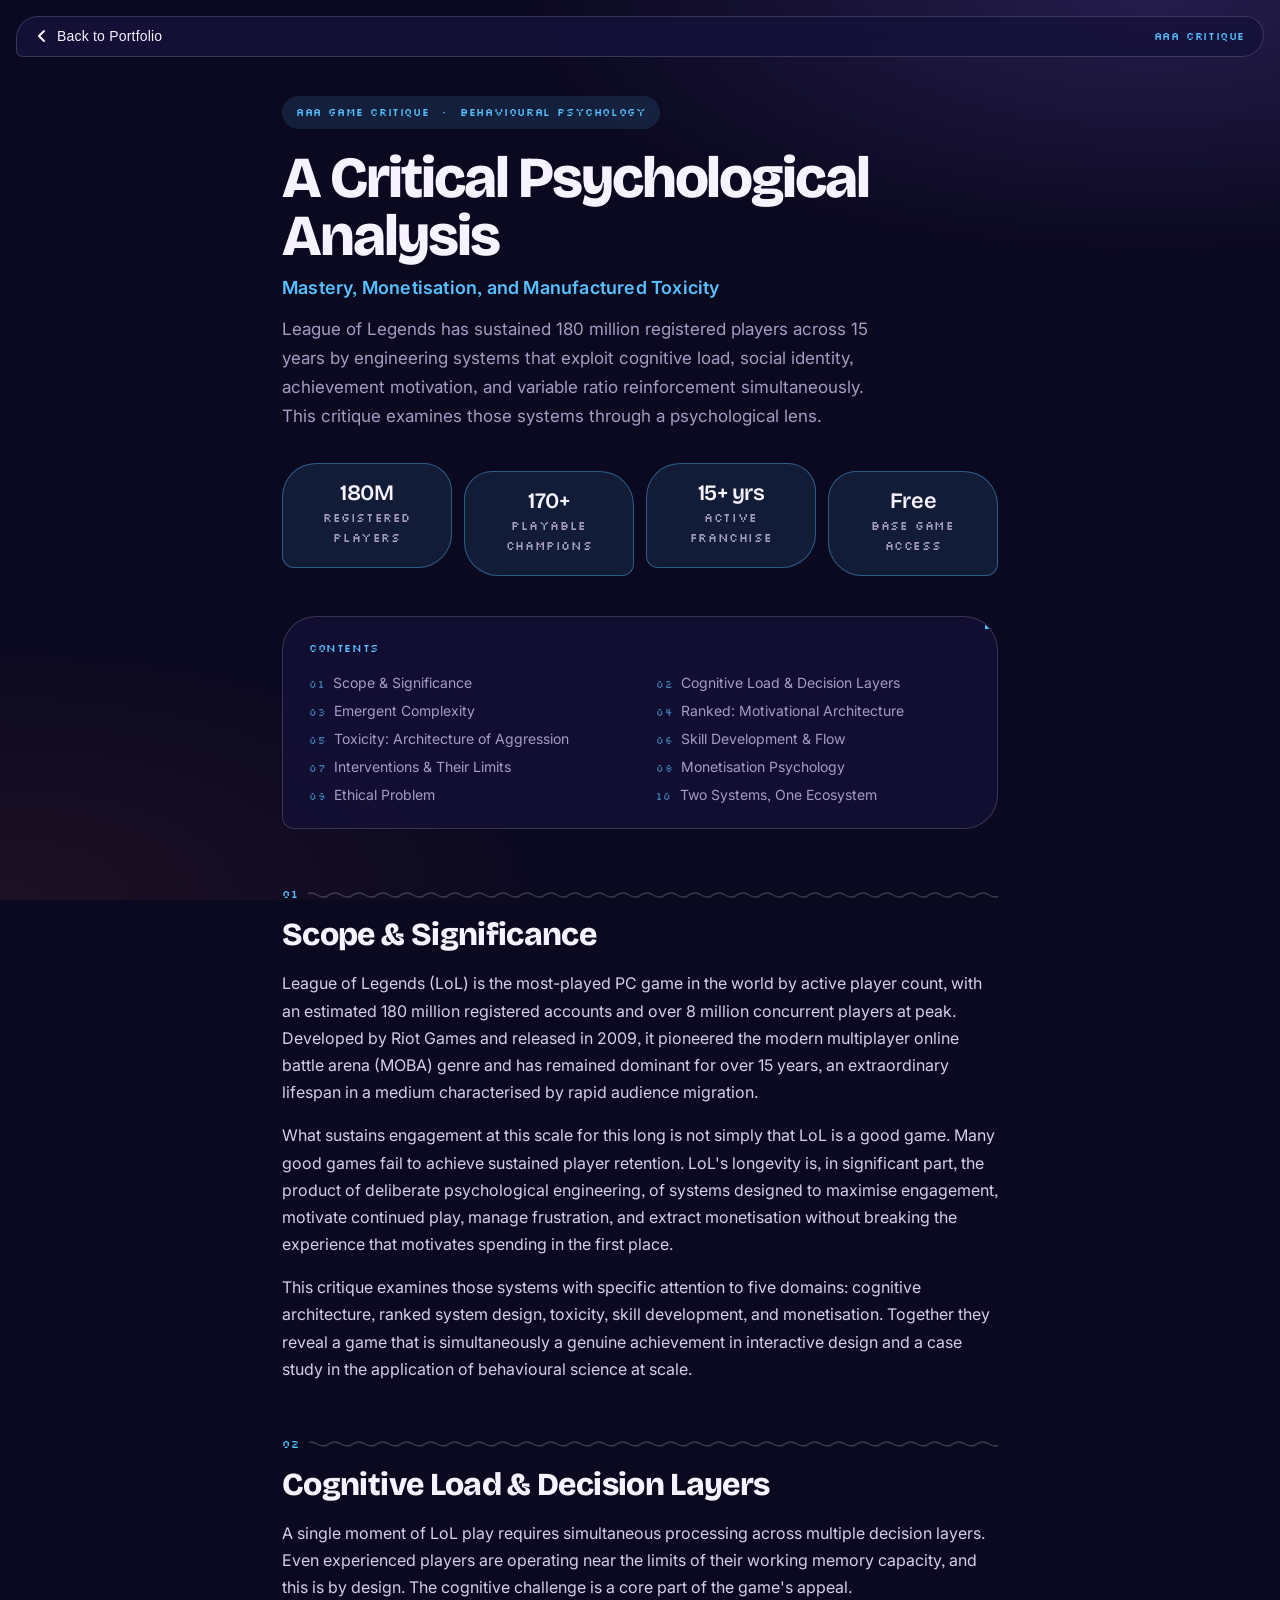
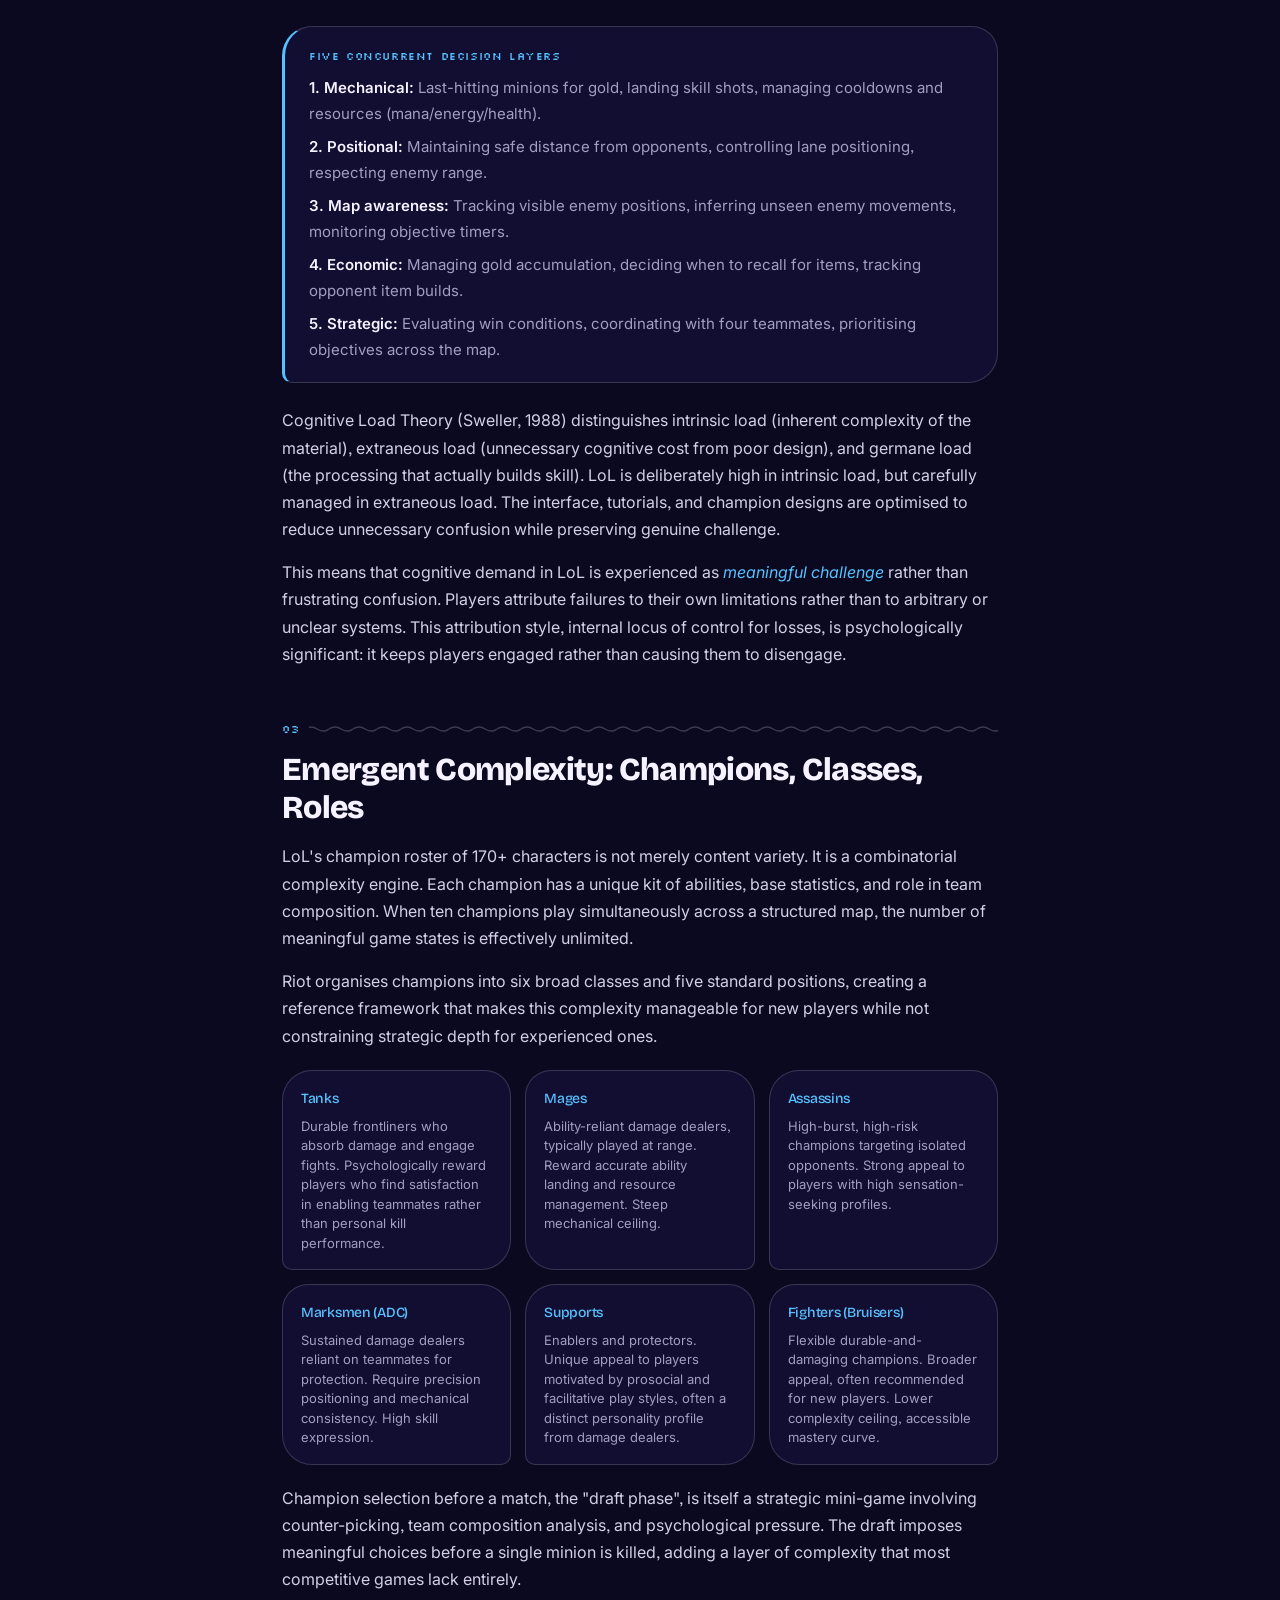
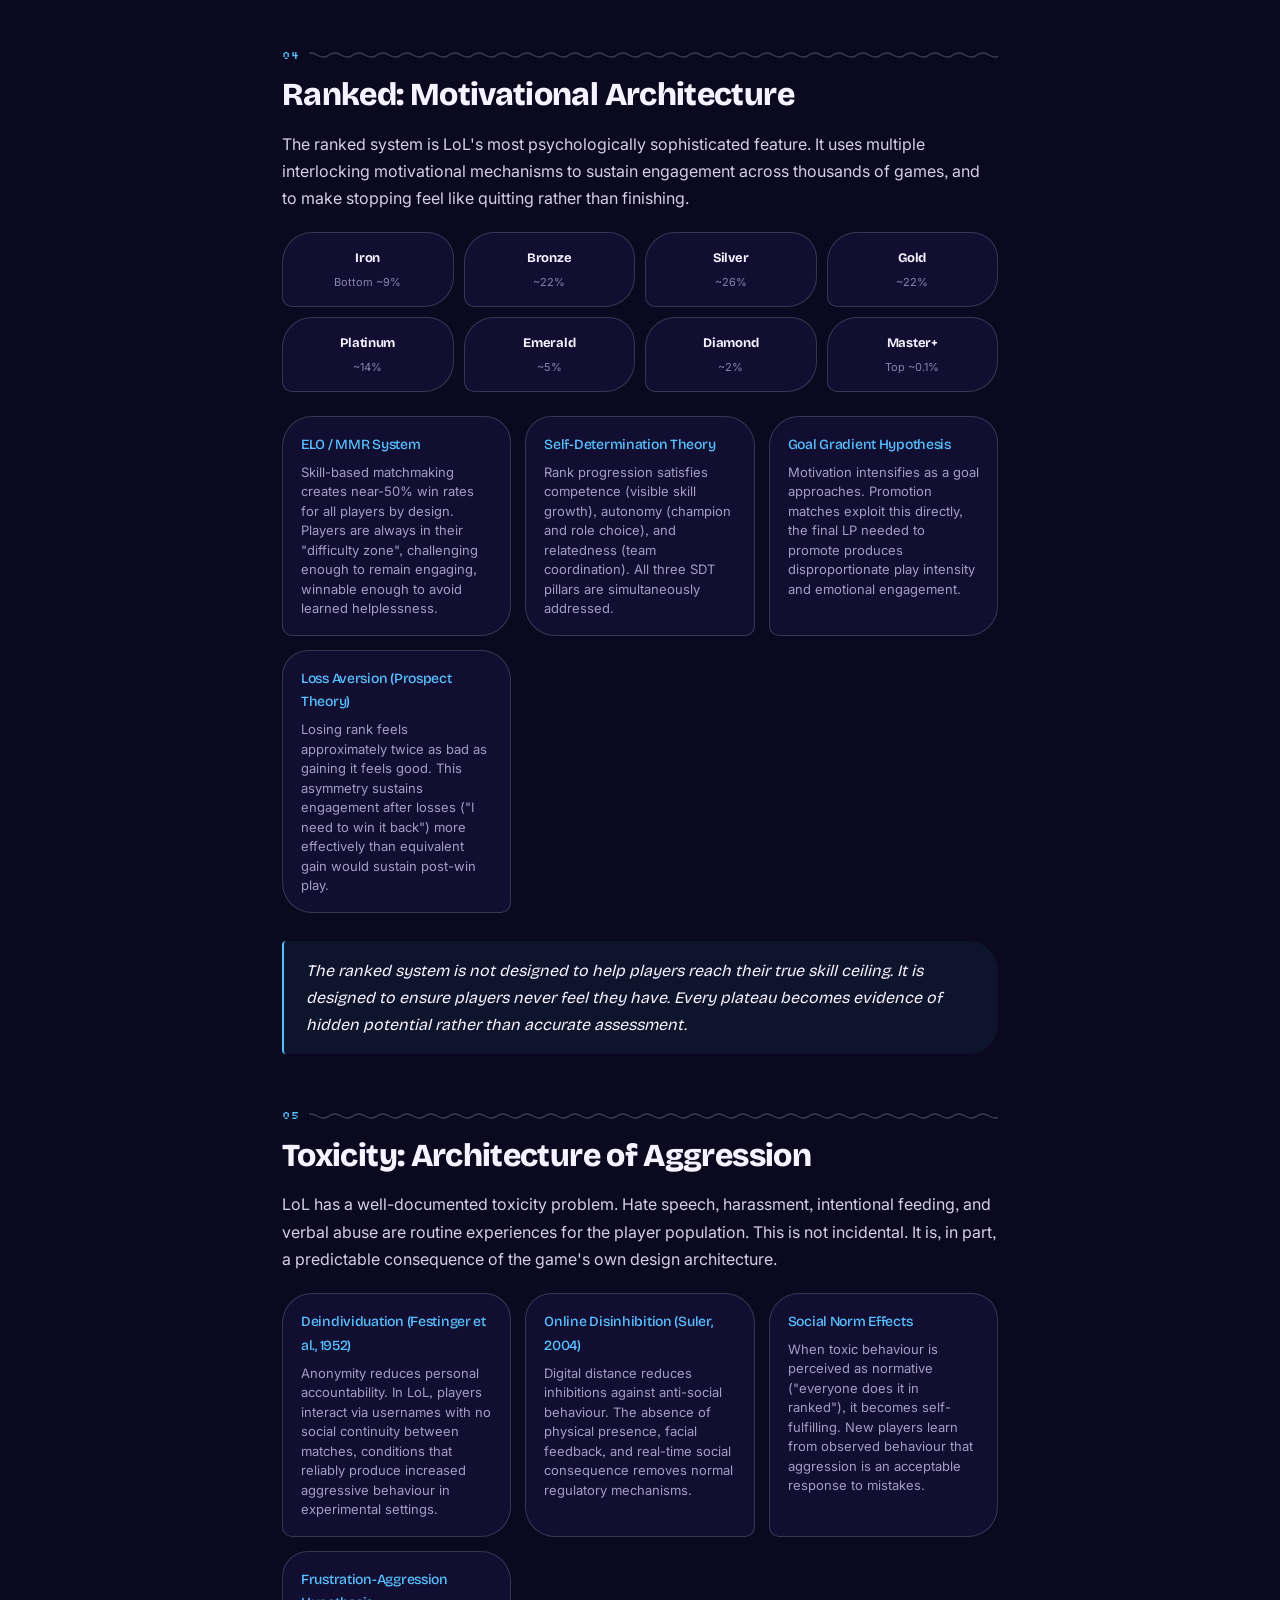
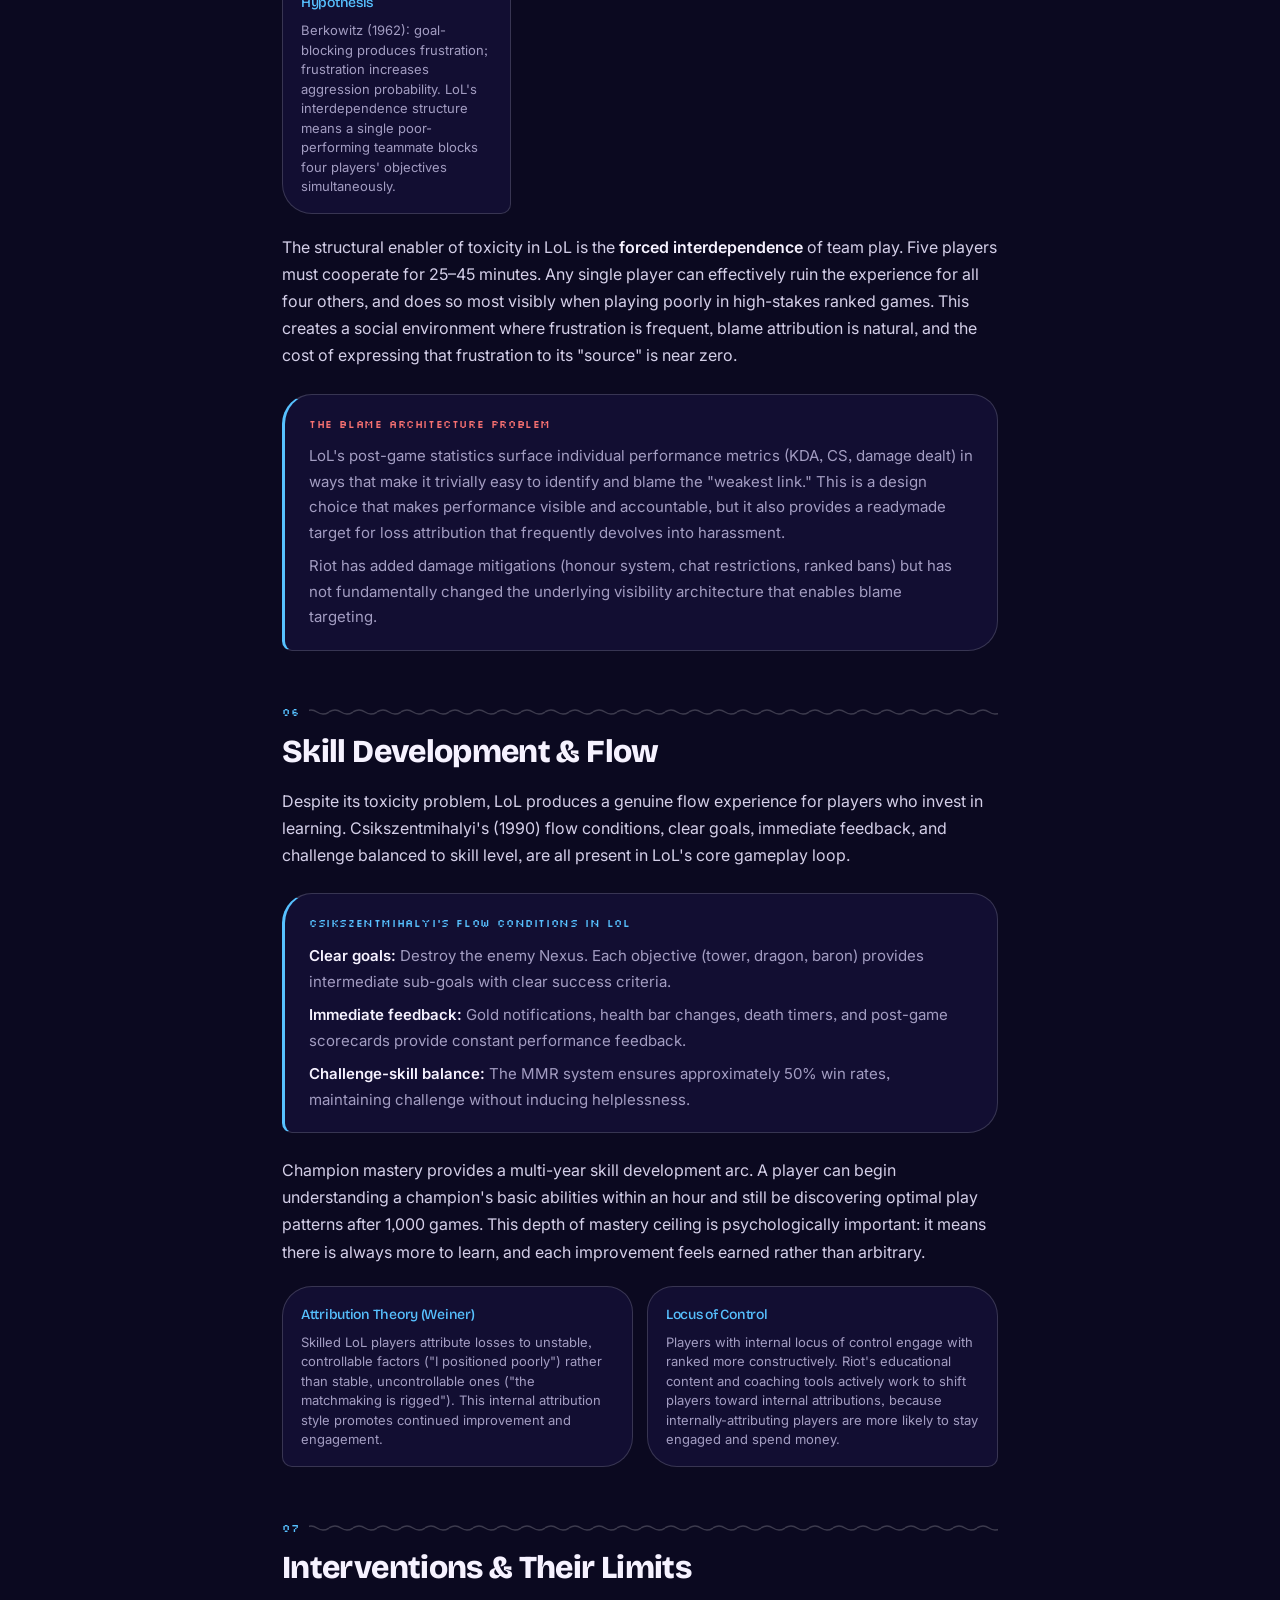
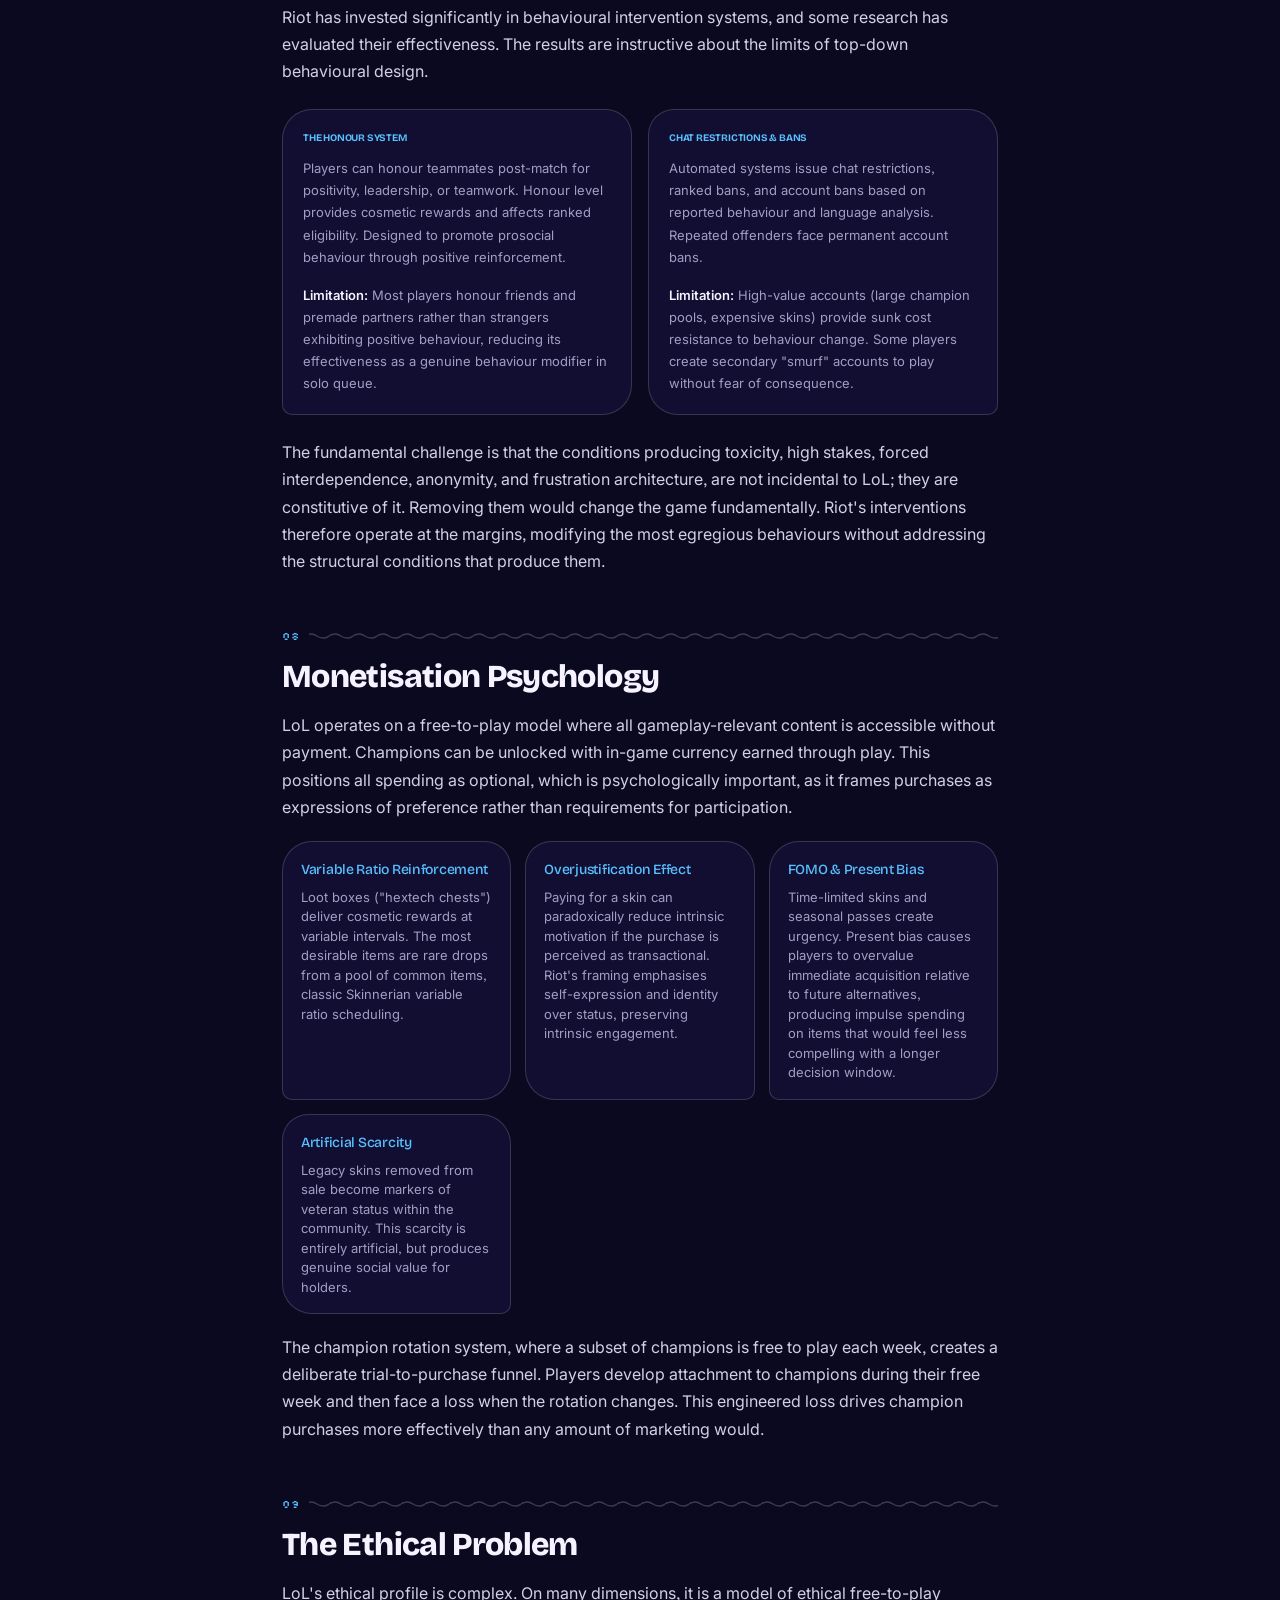
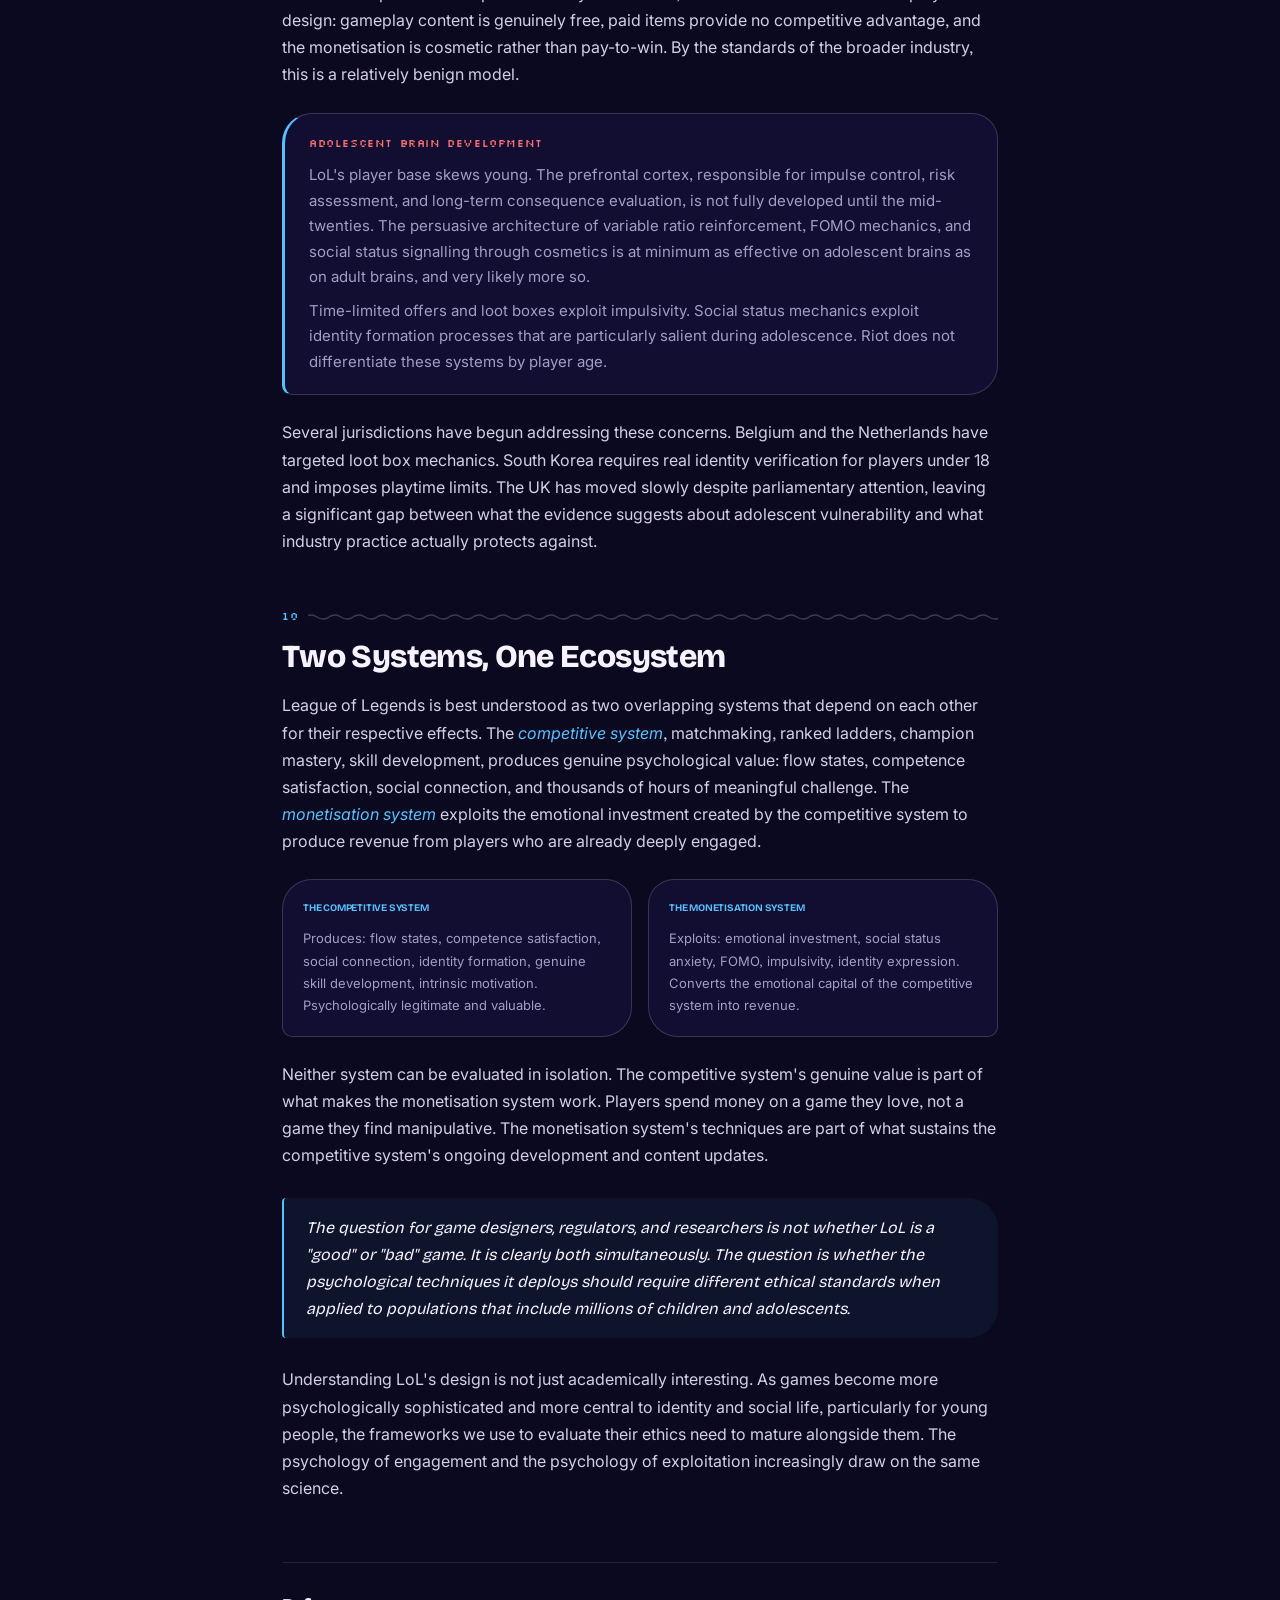
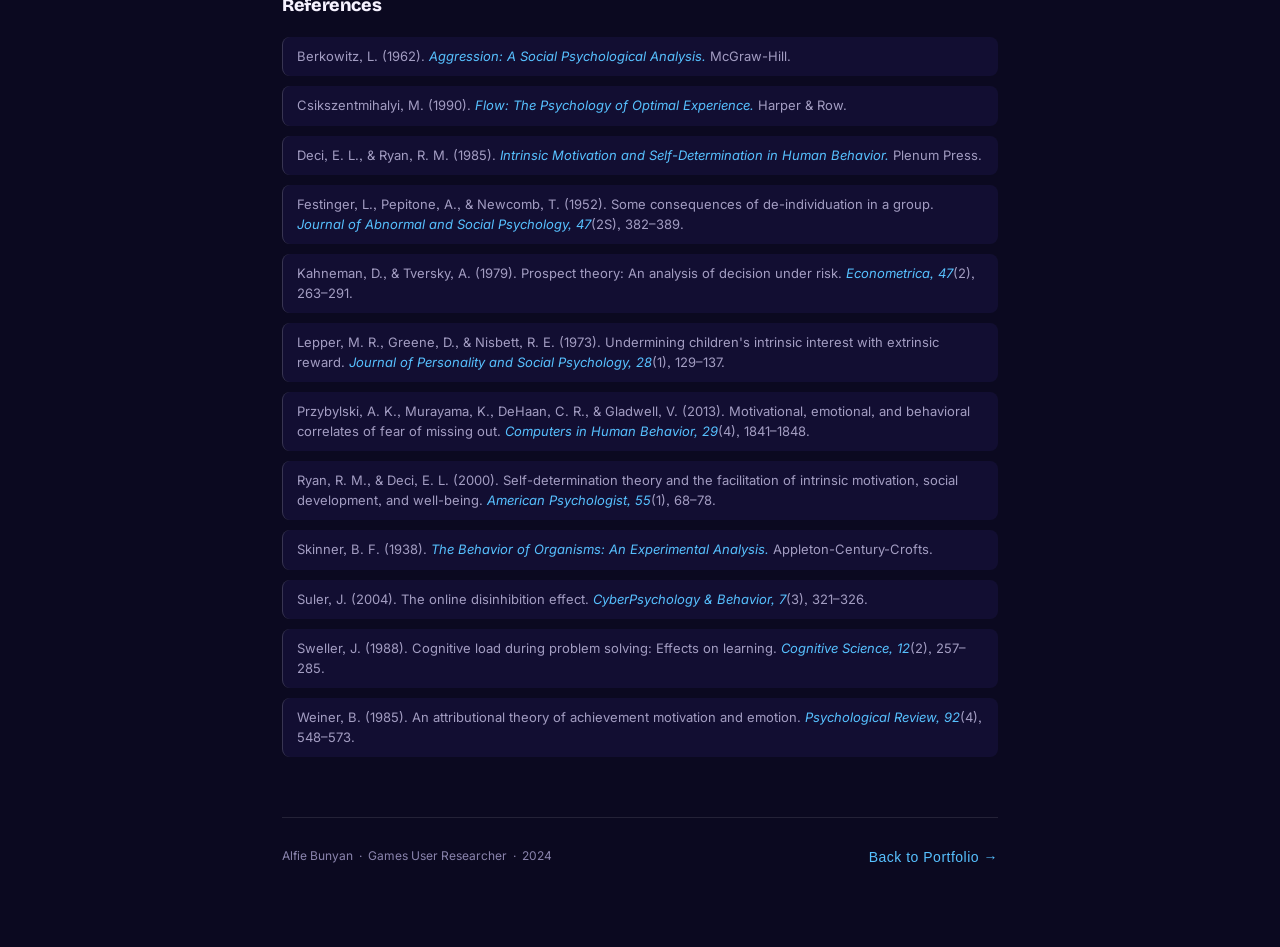
<file: critique-lol.html>
<!DOCTYPE html>
<html lang="en">
<head>
<meta charset="UTF-8">
<meta name="viewport" content="width=device-width, initial-scale=1.0">
<title>LoL: Mastery, Monetisation &amp; Manufactured Toxicity | Alfie Bunyan</title>
<meta name="description" content="A psychological critique of League of Legends, examining cognitive load, ranked system design, toxicity architecture, and monetisation psychology.">
<link rel="icon" href="data:image/svg+xml,<svg xmlns='http://www.w3.org/2000/svg' viewBox='0 0 100 100'><rect width='100' height='100' rx='22' fill='%2307080a'/><rect x='6' y='6' width='88' height='88' rx='18' fill='none' stroke='%23ff5757' stroke-width='6'/><text y='70' x='50' font-size='56' text-anchor='middle' font-family='system-ui,sans-serif' font-weight='700' fill='white'>A</text></svg>">
<link rel="preconnect" href="https://fonts.googleapis.com">
<link rel="preconnect" href="https://fonts.gstatic.com" crossorigin>
<link href="https://fonts.googleapis.com/css2?family=Bricolage+Grotesque:opsz,wght@12..96,400..800&family=Inter:wght@300;400;500;600&family=Silkscreen&display=swap" rel="stylesheet">
<style>
  :root {
    --bg: #07080a;
    --surface: #0d0d0d;
    --surface-2: #101111;
    --border: #242728;
    --border-bright: rgba(255, 255, 255, 0.16);
    --accent: #57c1ff;
    --accent-dim: rgba(87, 193, 255, 0.15);
    --accent-glow: rgba(87, 193, 255, 0.06);
    --text: #cdcdcd;
    --text-dim: #9c9c9d;
    --text-muted: #6a6b6c;
    --white: #f4f4f6;
    --red: #ff6161;
    --green: #59d499;
    --blue: #57c1ff;
    --pixel: 'Silkscreen', ui-monospace, monospace;
  }

  * { box-sizing: border-box; margin: 0; padding: 0; }
  html { scroll-behavior: smooth; }
  body {
    font-family: Inter, -apple-system, BlinkMacSystemFont, 'Segoe UI', sans-serif;
    background: var(--bg);
    color: var(--text);
    line-height: 1.7;
    font-size: 16px;
  }

  /* Back nav */
  .back-nav {
    position: fixed; top: 0; left: 0; right: 0; z-index: 100;
    padding: 14px 32px;
    background: rgba(6, 8, 16, 0.9);
    backdrop-filter: blur(12px);
    border-bottom: 1px solid var(--border);
    display: flex; align-items: center; justify-content: space-between;
  }
  .back-link {
    display: inline-flex; align-items: center; gap: 8px;
    color: var(--text-dim); text-decoration: none;
    font-size: 13px; font-weight: 600; letter-spacing: 0.5px;
    transition: color 0.2s; cursor: pointer; background: none; border: none;
  }
  .back-link:hover { color: var(--accent); }
  .back-link svg { width: 14px; height: 14px; }
  .nav-label {
    font-size: 11px; font-weight: 700; letter-spacing: 2px;
    text-transform: uppercase; color: var(--accent); opacity: 0.8;
  }

  /* Layout */
  .page-wrap {
    max-width: 780px;
    margin: 0 auto;
    padding: 96px 32px 80px;
  }

  /* Hero */
  .critique-tag {
    display: inline-flex; align-items: center; gap: 8px;
    font-size: 11px; font-weight: 700; letter-spacing: 2.5px;
    text-transform: uppercase; color: var(--accent); margin-bottom: 20px;
  }
  .critique-tag::before {
    content: ''; display: inline-block;
    width: 22px; height: 2px; background: var(--accent);
  }
  h1 {
    font-size: clamp(26px, 5vw, 40px);
    font-weight: 900; color: var(--white);
    line-height: 1.12; letter-spacing: -0.5px; margin-bottom: 8px;
  }
  .h1-sub {
    font-size: clamp(14px, 2.5vw, 18px);
    font-weight: 600; color: var(--accent);
    margin-bottom: 12px; letter-spacing: 0.2px;
  }
  .hero-sub {
    font-size: 15px; color: var(--text-dim);
    margin-bottom: 32px; max-width: 620px;
  }

  /* Stats strip */
  .stats-strip {
    display: flex; flex-wrap: wrap; gap: 0;
    border: 1px solid var(--border-bright);
    border-radius: 10px; overflow: hidden;
    margin-bottom: 48px; background: var(--accent-glow);
  }
  .stat-item {
    flex: 1; min-width: 140px;
    padding: 18px 22px;
    border-right: 1px solid var(--border);
  }
  .stat-item:last-child { border-right: none; }
  .stat-val {
    font-size: 22px; font-weight: 900;
    color: var(--accent); line-height: 1; font-family: Inter, sans-serif;
  }
  .stat-lbl {
    font-size: 10px; color: var(--text-muted);
    text-transform: uppercase; letter-spacing: 0.8px; margin-top: 4px;
  }

  /* TOC */
  .toc {
    background: var(--surface);
    border: 1px solid var(--border);
    border-left: 3px solid var(--accent);
    border-radius: 8px; padding: 22px 26px; margin-bottom: 56px;
  }
  .toc-title {
    font-size: 10px; font-weight: 700; letter-spacing: 2px;
    text-transform: uppercase; color: var(--accent); margin-bottom: 14px;
  }
  .toc ol {
    list-style: none; padding: 0;
    display: grid; grid-template-columns: 1fr 1fr; gap: 4px 32px;
  }
  @media (max-width: 560px) { .toc ol { grid-template-columns: 1fr; } }
  .toc li { font-size: 13px; }
  .toc a {
    color: var(--text-dim); text-decoration: none;
    transition: color 0.2s; display: flex; align-items: baseline; gap: 8px;
  }
  .toc a:hover { color: var(--accent); }
  .toc-num {
    font-size: 10px; color: var(--accent); opacity: 0.6;
    font-weight: 700; min-width: 16px;
  }

  /* Sections */
  .section { margin-bottom: 52px; scroll-margin-top: 80px; }
  .section-label {
    font-size: 10px; font-weight: 700; letter-spacing: 2.5px;
    text-transform: uppercase; color: var(--accent);
    margin-bottom: 12px; display: flex; align-items: center; gap: 10px;
  }
  .section-label::after {
    content: ''; flex: 1; height: 1px; background: var(--border-bright);
  }
  h2 {
    font-size: clamp(20px, 3vw, 26px);
    font-weight: 800; color: var(--white);
    margin-bottom: 16px; line-height: 1.2; letter-spacing: -0.2px;
  }
  h3 { font-size: 17px; font-weight: 700; color: var(--white); margin: 28px 0 10px; }
  p { color: var(--text); margin-bottom: 16px; }
  p:last-child { margin-bottom: 0; }
  strong { color: var(--white); font-weight: 700; }
  em { font-style: italic; color: var(--accent); }

  /* Pull quote */
  .pull-quote {
    border-left: 3px solid var(--accent);
    padding: 16px 22px; margin: 28px 0;
    background: var(--accent-glow);
    border-radius: 0 8px 8px 0;
    font-size: 15px; font-style: italic; color: var(--text);
  }
  .pull-quote cite {
    display: block; margin-top: 10px;
    font-size: 11px; font-style: normal;
    color: var(--text-muted); letter-spacing: 0.5px;
  }

  /* Callout */
  .callout {
    background: var(--surface-2);
    border: 1px solid var(--border-bright);
    border-radius: 8px; padding: 20px 24px; margin: 24px 0;
  }
  .callout-label {
    font-size: 10px; font-weight: 700; letter-spacing: 2px;
    text-transform: uppercase; color: var(--accent); margin-bottom: 10px;
  }
  .callout p { margin-bottom: 8px; font-size: 14px; color: var(--text-dim); }
  .callout p:last-child { margin-bottom: 0; }

  /* Theory grid */
  .theory-grid {
    display: grid;
    grid-template-columns: repeat(auto-fit, minmax(200px, 1fr));
    gap: 14px; margin: 20px 0;
  }
  .theory-card {
    background: var(--surface); border: 1px solid var(--border);
    border-radius: 8px; padding: 16px 18px; transition: border-color 0.2s;
  }
  .theory-card:hover { border-color: var(--border-bright); }
  .theory-card-title {
    font-size: 12px; font-weight: 700; color: var(--accent);
    letter-spacing: 0.5px; margin-bottom: 6px;
  }
  .theory-card p { font-size: 12px; color: var(--text-dim); margin-bottom: 0; line-height: 1.5; }

  /* Rank grid */
  .rank-grid {
    display: grid;
    grid-template-columns: repeat(auto-fit, minmax(160px, 1fr));
    gap: 10px; margin: 20px 0;
  }
  .rank-tier {
    background: var(--surface); border: 1px solid var(--border);
    border-radius: 8px; padding: 14px 16px; text-align: center;
  }
  .rank-name { font-size: 13px; font-weight: 700; color: var(--white); margin-bottom: 4px; }
  .rank-pct { font-size: 11px; color: var(--text-muted); }

  /* Two column */
  .two-systems {
    display: grid; grid-template-columns: 1fr 1fr; gap: 16px; margin: 24px 0;
  }
  @media (max-width: 520px) { .two-systems { grid-template-columns: 1fr; } }
  .system-box {
    background: var(--surface); border: 1px solid var(--border-bright);
    border-radius: 8px; padding: 20px;
  }
  .system-title {
    font-size: 10px; font-weight: 700; color: var(--accent);
    letter-spacing: 1.5px; text-transform: uppercase; margin-bottom: 10px;
  }
  .system-box p { font-size: 13px; color: var(--text-dim); }

  /* Warning / info callouts */
  .callout.warning { border-color: rgba(239, 68, 68, 0.35); background: rgba(239, 68, 68, 0.04); }
  .callout.warning .callout-label { color: #f87171; }
  .callout.info { border-color: rgba(96, 165, 250, 0.3); background: rgba(96, 165, 250, 0.04); }
  .callout.info .callout-label { color: var(--blue); }

  /* References */
  .references { margin-top: 60px; padding-top: 32px; border-top: 1px solid var(--border); }
  .references h2 { font-size: 18px; margin-bottom: 20px; }
  .ref-list { list-style: none; padding: 0; display: flex; flex-direction: column; gap: 10px; }
  .ref-list li {
    font-size: 13px; color: var(--text-dim);
    padding: 10px 14px; background: var(--surface);
    border-radius: 6px; border-left: 2px solid var(--border-bright); line-height: 1.5;
  }

  /* Footer */
  .page-footer {
    margin-top: 60px; padding-top: 28px;
    border-top: 1px solid var(--border);
    display: flex; align-items: center; justify-content: space-between;
    flex-wrap: wrap; gap: 16px;
  }
  .page-footer p { font-size: 12px; color: var(--text-muted); margin: 0; }
  .footer-back {
    display: inline-flex; align-items: center; gap: 6px;
    color: var(--accent); text-decoration: none;
    font-size: 12px; font-weight: 700; letter-spacing: 0.5px;
    transition: opacity 0.2s; cursor: pointer; background: none; border: none;
  }
  .footer-back:hover { opacity: 0.75; }

  /* ── Redesign overrides: matches the main portfolio ── */
  body { font-feature-settings: "calt", "kern", "liga", "ss03"; line-height: 1.7; -webkit-font-smoothing: antialiased; }
  ::selection { background: rgba(255, 87, 87, 0.35); color: #fff; }
  .back-nav { background: rgba(7, 8, 10, 0.78); backdrop-filter: blur(16px); }
  .back-link { font-weight: 500; letter-spacing: 0.2px; font-size: 14px; }
  .nav-label, .critique-tag, .section-label, .toc-title, .callout-label {
    font-family: var(--pixel); font-weight: 400; letter-spacing: 0.6px; font-size: 11px; opacity: 1;
  }
  .critique-tag::before { width: 12px; height: 12px; background: var(--accent); }
  .section-label::after { background: var(--border); }
  h1 { font-weight: 600; letter-spacing: -1px; font-size: clamp(32px, 5.5vw, 52px); line-height: 1.08; }
  h2 { font-weight: 500; letter-spacing: -0.3px; }
  h3 { font-weight: 500; }
  strong { font-weight: 600; }
  .hero-sub { font-size: 17px; }
  .stats-strip { border-color: var(--border); border-radius: 10px; background: var(--surface); }
  .stat-val, .price-amount { font-weight: 600; letter-spacing: -0.5px; color: var(--white); }
  .stat-lbl { letter-spacing: 0.2px; text-transform: none; font-size: 12px; color: var(--text-dim); }
  .toc { border-left-width: 1px; border-radius: 10px; position: relative; overflow: hidden; }
  .toc::after { content: ''; position: absolute; top: 0; right: 0; width: 12px; height: 12px; background: var(--accent); }
  .toc li { font-size: 14px; }
  .pull-quote { border-left-width: 2px; color: var(--white); font-size: 16px; }
  .callout, .theory-card, .price-box, .rank-tier { border-radius: 10px; border-color: var(--border); }
  .callout { background: var(--surface); }
  .theory-card-title { font-weight: 500; font-size: 14px; letter-spacing: 0.2px; }
  .theory-card p { font-size: 13px; }
  .callout p { font-size: 15px; }
  .ref-list li { border-left-width: 1px; border-radius: 8px; }
  .footer-back { font-weight: 500; font-size: 14px; }
  th { font-family: var(--pixel); font-weight: 400 !important; }
</style>
<link rel="stylesheet" href="critique.css?v=1">
</head>
<body>

<nav class="back-nav">
  <button class="back-link" onclick="window.self !== window.top ? (window.parent.closeDoc ? window.parent.closeDoc() : history.back()) : history.back()">
    <svg viewBox="0 0 14 14" fill="none" stroke="currentColor" stroke-width="2" stroke-linecap="round" stroke-linejoin="round">
      <path d="M9 2L4 7l5 5"/>
    </svg>
    Back to Portfolio
  </button>
  <span class="nav-label">AAA Critique</span>
</nav>

<main class="page-wrap">

  <div class="critique-tag">AAA Game Critique &nbsp;&middot;&nbsp; Behavioural Psychology</div>
  <h1>A Critical Psychological Analysis</h1>
  <p class="h1-sub">Mastery, Monetisation, and Manufactured Toxicity</p>
  <p class="hero-sub">League of Legends has sustained 180 million registered players across 15 years by engineering systems that exploit cognitive load, social identity, achievement motivation, and variable ratio reinforcement simultaneously. This critique examines those systems through a psychological lens.</p>

  <div class="stats-strip">
    <div class="stat-item">
      <div class="stat-val">180M</div>
      <div class="stat-lbl">Registered Players</div>
    </div>
    <div class="stat-item">
      <div class="stat-val">170+</div>
      <div class="stat-lbl">Playable Champions</div>
    </div>
    <div class="stat-item">
      <div class="stat-val">15+ yrs</div>
      <div class="stat-lbl">Active Franchise</div>
    </div>
    <div class="stat-item">
      <div class="stat-val">Free</div>
      <div class="stat-lbl">Base Game Access</div>
    </div>
  </div>

  <div class="toc">
    <div class="toc-title">Contents</div>
    <ol>
      <li><a href="#scope"><span class="toc-num">01</span> Scope &amp; Significance</a></li>
      <li><a href="#cognitive-load"><span class="toc-num">02</span> Cognitive Load &amp; Decision Layers</a></li>
      <li><a href="#emergent-complexity"><span class="toc-num">03</span> Emergent Complexity</a></li>
      <li><a href="#ranked"><span class="toc-num">04</span> Ranked: Motivational Architecture</a></li>
      <li><a href="#toxicity"><span class="toc-num">05</span> Toxicity: Architecture of Aggression</a></li>
      <li><a href="#mastery"><span class="toc-num">06</span> Skill Development &amp; Flow</a></li>
      <li><a href="#interventions"><span class="toc-num">07</span> Interventions &amp; Their Limits</a></li>
      <li><a href="#monetisation"><span class="toc-num">08</span> Monetisation Psychology</a></li>
      <li><a href="#ethics"><span class="toc-num">09</span> Ethical Problem</a></li>
      <li><a href="#conclusion"><span class="toc-num">10</span> Two Systems, One Ecosystem</a></li>
    </ol>
  </div>

  <div class="section" id="scope">
    <div class="section-label">01</div>
    <h2>Scope &amp; Significance</h2>
    <p>League of Legends (LoL) is the most-played PC game in the world by active player count, with an estimated 180 million registered accounts and over 8 million concurrent players at peak. Developed by Riot Games and released in 2009, it pioneered the modern multiplayer online battle arena (MOBA) genre and has remained dominant for over 15 years, an extraordinary lifespan in a medium characterised by rapid audience migration.</p>
    <p>What sustains engagement at this scale for this long is not simply that LoL is a good game. Many good games fail to achieve sustained player retention. LoL's longevity is, in significant part, the product of deliberate psychological engineering, of systems designed to maximise engagement, motivate continued play, manage frustration, and extract monetisation without breaking the experience that motivates spending in the first place.</p>
    <p>This critique examines those systems with specific attention to five domains: cognitive architecture, ranked system design, toxicity, skill development, and monetisation. Together they reveal a game that is simultaneously a genuine achievement in interactive design and a case study in the application of behavioural science at scale.</p>
  </div>

  <div class="section" id="cognitive-load">
    <div class="section-label">02</div>
    <h2>Cognitive Load &amp; Decision Layers</h2>
    <p>A single moment of LoL play requires simultaneous processing across multiple decision layers. Even experienced players are operating near the limits of their working memory capacity, and this is by design. The cognitive challenge is a core part of the game's appeal.</p>
    <div class="callout info">
      <div class="callout-label">Five Concurrent Decision Layers</div>
      <p><strong>1. Mechanical:</strong> Last-hitting minions for gold, landing skill shots, managing cooldowns and resources (mana/energy/health).</p>
      <p><strong>2. Positional:</strong> Maintaining safe distance from opponents, controlling lane positioning, respecting enemy range.</p>
      <p><strong>3. Map awareness:</strong> Tracking visible enemy positions, inferring unseen enemy movements, monitoring objective timers.</p>
      <p><strong>4. Economic:</strong> Managing gold accumulation, deciding when to recall for items, tracking opponent item builds.</p>
      <p><strong>5. Strategic:</strong> Evaluating win conditions, coordinating with four teammates, prioritising objectives across the map.</p>
    </div>
    <p>Cognitive Load Theory (Sweller, 1988) distinguishes intrinsic load (inherent complexity of the material), extraneous load (unnecessary cognitive cost from poor design), and germane load (the processing that actually builds skill). LoL is deliberately high in intrinsic load, but carefully managed in extraneous load. The interface, tutorials, and champion designs are optimised to reduce unnecessary confusion while preserving genuine challenge.</p>
    <p>This means that cognitive demand in LoL is experienced as <em>meaningful challenge</em> rather than frustrating confusion. Players attribute failures to their own limitations rather than to arbitrary or unclear systems. This attribution style, internal locus of control for losses, is psychologically significant: it keeps players engaged rather than causing them to disengage.</p>
  </div>

  <div class="section" id="emergent-complexity">
    <div class="section-label">03</div>
    <h2>Emergent Complexity: Champions, Classes, Roles</h2>
    <p>LoL's champion roster of 170+ characters is not merely content variety. It is a combinatorial complexity engine. Each champion has a unique kit of abilities, base statistics, and role in team composition. When ten champions play simultaneously across a structured map, the number of meaningful game states is effectively unlimited.</p>
    <p>Riot organises champions into six broad classes and five standard positions, creating a reference framework that makes this complexity manageable for new players while not constraining strategic depth for experienced ones.</p>
    <div class="theory-grid">
      <div class="theory-card">
        <div class="theory-card-title">Tanks</div>
        <p>Durable frontliners who absorb damage and engage fights. Psychologically reward players who find satisfaction in enabling teammates rather than personal kill performance.</p>
      </div>
      <div class="theory-card">
        <div class="theory-card-title">Mages</div>
        <p>Ability-reliant damage dealers, typically played at range. Reward accurate ability landing and resource management. Steep mechanical ceiling.</p>
      </div>
      <div class="theory-card">
        <div class="theory-card-title">Assassins</div>
        <p>High-burst, high-risk champions targeting isolated opponents. Strong appeal to players with high sensation-seeking profiles.</p>
      </div>
      <div class="theory-card">
        <div class="theory-card-title">Marksmen (ADC)</div>
        <p>Sustained damage dealers reliant on teammates for protection. Require precision positioning and mechanical consistency. High skill expression.</p>
      </div>
      <div class="theory-card">
        <div class="theory-card-title">Supports</div>
        <p>Enablers and protectors. Unique appeal to players motivated by prosocial and facilitative play styles, often a distinct personality profile from damage dealers.</p>
      </div>
      <div class="theory-card">
        <div class="theory-card-title">Fighters (Bruisers)</div>
        <p>Flexible durable-and-damaging champions. Broader appeal, often recommended for new players. Lower complexity ceiling, accessible mastery curve.</p>
      </div>
    </div>
    <p>Champion selection before a match, the "draft phase", is itself a strategic mini-game involving counter-picking, team composition analysis, and psychological pressure. The draft imposes meaningful choices before a single minion is killed, adding a layer of complexity that most competitive games lack entirely.</p>
  </div>

  <div class="section" id="ranked">
    <div class="section-label">04</div>
    <h2>Ranked: Motivational Architecture</h2>
    <p>The ranked system is LoL's most psychologically sophisticated feature. It uses multiple interlocking motivational mechanisms to sustain engagement across thousands of games, and to make stopping feel like quitting rather than finishing.</p>
    <div class="rank-grid">
      <div class="rank-tier"><div class="rank-name">Iron</div><div class="rank-pct">Bottom ~9%</div></div>
      <div class="rank-tier"><div class="rank-name">Bronze</div><div class="rank-pct">~22%</div></div>
      <div class="rank-tier"><div class="rank-name">Silver</div><div class="rank-pct">~26%</div></div>
      <div class="rank-tier"><div class="rank-name">Gold</div><div class="rank-pct">~22%</div></div>
      <div class="rank-tier"><div class="rank-name">Platinum</div><div class="rank-pct">~14%</div></div>
      <div class="rank-tier"><div class="rank-name">Emerald</div><div class="rank-pct">~5%</div></div>
      <div class="rank-tier"><div class="rank-name">Diamond</div><div class="rank-pct">~2%</div></div>
      <div class="rank-tier"><div class="rank-name">Master+</div><div class="rank-pct">Top ~0.1%</div></div>
    </div>
    <div class="theory-grid" style="margin-top: 24px;">
      <div class="theory-card">
        <div class="theory-card-title">ELO / MMR System</div>
        <p>Skill-based matchmaking creates near-50% win rates for all players by design. Players are always in their "difficulty zone", challenging enough to remain engaging, winnable enough to avoid learned helplessness.</p>
      </div>
      <div class="theory-card">
        <div class="theory-card-title">Self-Determination Theory</div>
        <p>Rank progression satisfies competence (visible skill growth), autonomy (champion and role choice), and relatedness (team coordination). All three SDT pillars are simultaneously addressed.</p>
      </div>
      <div class="theory-card">
        <div class="theory-card-title">Goal Gradient Hypothesis</div>
        <p>Motivation intensifies as a goal approaches. Promotion matches exploit this directly, the final LP needed to promote produces disproportionate play intensity and emotional engagement.</p>
      </div>
      <div class="theory-card">
        <div class="theory-card-title">Loss Aversion (Prospect Theory)</div>
        <p>Losing rank feels approximately twice as bad as gaining it feels good. This asymmetry sustains engagement after losses ("I need to win it back") more effectively than equivalent gain would sustain post-win play.</p>
      </div>
    </div>
    <div class="pull-quote">
      The ranked system is not designed to help players reach their true skill ceiling. It is designed to ensure players never feel they have. Every plateau becomes evidence of hidden potential rather than accurate assessment.
    </div>
  </div>

  <div class="section" id="toxicity">
    <div class="section-label">05</div>
    <h2>Toxicity: Architecture of Aggression</h2>
    <p>LoL has a well-documented toxicity problem. Hate speech, harassment, intentional feeding, and verbal abuse are routine experiences for the player population. This is not incidental. It is, in part, a predictable consequence of the game's own design architecture.</p>
    <div class="theory-grid">
      <div class="theory-card">
        <div class="theory-card-title">Deindividuation (Festinger et al., 1952)</div>
        <p>Anonymity reduces personal accountability. In LoL, players interact via usernames with no social continuity between matches, conditions that reliably produce increased aggressive behaviour in experimental settings.</p>
      </div>
      <div class="theory-card">
        <div class="theory-card-title">Online Disinhibition (Suler, 2004)</div>
        <p>Digital distance reduces inhibitions against anti-social behaviour. The absence of physical presence, facial feedback, and real-time social consequence removes normal regulatory mechanisms.</p>
      </div>
      <div class="theory-card">
        <div class="theory-card-title">Social Norm Effects</div>
        <p>When toxic behaviour is perceived as normative ("everyone does it in ranked"), it becomes self-fulfilling. New players learn from observed behaviour that aggression is an acceptable response to mistakes.</p>
      </div>
      <div class="theory-card">
        <div class="theory-card-title">Frustration-Aggression Hypothesis</div>
        <p>Berkowitz (1962): goal-blocking produces frustration; frustration increases aggression probability. LoL's interdependence structure means a single poor-performing teammate blocks four players' objectives simultaneously.</p>
      </div>
    </div>
    <p>The structural enabler of toxicity in LoL is the <strong>forced interdependence</strong> of team play. Five players must cooperate for 25&ndash;45 minutes. Any single player can effectively ruin the experience for all four others, and does so most visibly when playing poorly in high-stakes ranked games. This creates a social environment where frustration is frequent, blame attribution is natural, and the cost of expressing that frustration to its "source" is near zero.</p>
    <div class="callout warning">
      <div class="callout-label">The Blame Architecture Problem</div>
      <p>LoL's post-game statistics surface individual performance metrics (KDA, CS, damage dealt) in ways that make it trivially easy to identify and blame the "weakest link." This is a design choice that makes performance visible and accountable, but it also provides a readymade target for loss attribution that frequently devolves into harassment.</p>
      <p>Riot has added damage mitigations (honour system, chat restrictions, ranked bans) but has not fundamentally changed the underlying visibility architecture that enables blame targeting.</p>
    </div>
  </div>

  <div class="section" id="mastery">
    <div class="section-label">06</div>
    <h2>Skill Development &amp; Flow</h2>
    <p>Despite its toxicity problem, LoL produces a genuine flow experience for players who invest in learning. Csikszentmihalyi's (1990) flow conditions, clear goals, immediate feedback, and challenge balanced to skill level, are all present in LoL's core gameplay loop.</p>
    <div class="callout">
      <div class="callout-label">Csikszentmihalyi's Flow Conditions in LoL</div>
      <p><strong>Clear goals:</strong> Destroy the enemy Nexus. Each objective (tower, dragon, baron) provides intermediate sub-goals with clear success criteria.</p>
      <p><strong>Immediate feedback:</strong> Gold notifications, health bar changes, death timers, and post-game scorecards provide constant performance feedback.</p>
      <p><strong>Challenge-skill balance:</strong> The MMR system ensures approximately 50% win rates, maintaining challenge without inducing helplessness.</p>
    </div>
    <p>Champion mastery provides a multi-year skill development arc. A player can begin understanding a champion's basic abilities within an hour and still be discovering optimal play patterns after 1,000 games. This depth of mastery ceiling is psychologically important: it means there is always more to learn, and each improvement feels earned rather than arbitrary.</p>
    <div class="theory-grid">
      <div class="theory-card">
        <div class="theory-card-title">Attribution Theory (Weiner)</div>
        <p>Skilled LoL players attribute losses to unstable, controllable factors ("I positioned poorly") rather than stable, uncontrollable ones ("the matchmaking is rigged"). This internal attribution style promotes continued improvement and engagement.</p>
      </div>
      <div class="theory-card">
        <div class="theory-card-title">Locus of Control</div>
        <p>Players with internal locus of control engage with ranked more constructively. Riot's educational content and coaching tools actively work to shift players toward internal attributions, because internally-attributing players are more likely to stay engaged and spend money.</p>
      </div>
    </div>
  </div>

  <div class="section" id="interventions">
    <div class="section-label">07</div>
    <h2>Interventions &amp; Their Limits</h2>
    <p>Riot has invested significantly in behavioural intervention systems, and some research has evaluated their effectiveness. The results are instructive about the limits of top-down behavioural design.</p>
    <div class="two-systems">
      <div class="system-box">
        <div class="system-title">The Honour System</div>
        <p>Players can honour teammates post-match for positivity, leadership, or teamwork. Honour level provides cosmetic rewards and affects ranked eligibility. Designed to promote prosocial behaviour through positive reinforcement.</p>
        <p style="margin-top: 10px;"><strong>Limitation:</strong> Most players honour friends and premade partners rather than strangers exhibiting positive behaviour, reducing its effectiveness as a genuine behaviour modifier in solo queue.</p>
      </div>
      <div class="system-box">
        <div class="system-title">Chat Restrictions &amp; Bans</div>
        <p>Automated systems issue chat restrictions, ranked bans, and account bans based on reported behaviour and language analysis. Repeated offenders face permanent account bans.</p>
        <p style="margin-top: 10px;"><strong>Limitation:</strong> High-value accounts (large champion pools, expensive skins) provide sunk cost resistance to behaviour change. Some players create secondary "smurf" accounts to play without fear of consequence.</p>
      </div>
    </div>
    <p>The fundamental challenge is that the conditions producing toxicity, high stakes, forced interdependence, anonymity, and frustration architecture, are not incidental to LoL; they are constitutive of it. Removing them would change the game fundamentally. Riot's interventions therefore operate at the margins, modifying the most egregious behaviours without addressing the structural conditions that produce them.</p>
  </div>

  <div class="section" id="monetisation">
    <div class="section-label">08</div>
    <h2>Monetisation Psychology</h2>
    <p>LoL operates on a free-to-play model where all gameplay-relevant content is accessible without payment. Champions can be unlocked with in-game currency earned through play. This positions all spending as optional, which is psychologically important, as it frames purchases as expressions of preference rather than requirements for participation.</p>
    <div class="theory-grid">
      <div class="theory-card">
        <div class="theory-card-title">Variable Ratio Reinforcement</div>
        <p>Loot boxes ("hextech chests") deliver cosmetic rewards at variable intervals. The most desirable items are rare drops from a pool of common items, classic Skinnerian variable ratio scheduling.</p>
      </div>
      <div class="theory-card">
        <div class="theory-card-title">Overjustification Effect</div>
        <p>Paying for a skin can paradoxically reduce intrinsic motivation if the purchase is perceived as transactional. Riot's framing emphasises self-expression and identity over status, preserving intrinsic engagement.</p>
      </div>
      <div class="theory-card">
        <div class="theory-card-title">FOMO &amp; Present Bias</div>
        <p>Time-limited skins and seasonal passes create urgency. Present bias causes players to overvalue immediate acquisition relative to future alternatives, producing impulse spending on items that would feel less compelling with a longer decision window.</p>
      </div>
      <div class="theory-card">
        <div class="theory-card-title">Artificial Scarcity</div>
        <p>Legacy skins removed from sale become markers of veteran status within the community. This scarcity is entirely artificial, but produces genuine social value for holders.</p>
      </div>
    </div>
    <p>The champion rotation system, where a subset of champions is free to play each week, creates a deliberate trial-to-purchase funnel. Players develop attachment to champions during their free week and then face a loss when the rotation changes. This engineered loss drives champion purchases more effectively than any amount of marketing would.</p>
  </div>

  <div class="section" id="ethics">
    <div class="section-label">09</div>
    <h2>The Ethical Problem</h2>
    <p>LoL's ethical profile is complex. On many dimensions, it is a model of ethical free-to-play design: gameplay content is genuinely free, paid items provide no competitive advantage, and the monetisation is cosmetic rather than pay-to-win. By the standards of the broader industry, this is a relatively benign model.</p>
    <div class="callout warning">
      <div class="callout-label">Adolescent Brain Development</div>
      <p>LoL's player base skews young. The prefrontal cortex, responsible for impulse control, risk assessment, and long-term consequence evaluation, is not fully developed until the mid-twenties. The persuasive architecture of variable ratio reinforcement, FOMO mechanics, and social status signalling through cosmetics is at minimum as effective on adolescent brains as on adult brains, and very likely more so.</p>
      <p>Time-limited offers and loot boxes exploit impulsivity. Social status mechanics exploit identity formation processes that are particularly salient during adolescence. Riot does not differentiate these systems by player age.</p>
    </div>
    <p>Several jurisdictions have begun addressing these concerns. Belgium and the Netherlands have targeted loot box mechanics. South Korea requires real identity verification for players under 18 and imposes playtime limits. The UK has moved slowly despite parliamentary attention, leaving a significant gap between what the evidence suggests about adolescent vulnerability and what industry practice actually protects against.</p>
  </div>

  <div class="section" id="conclusion">
    <div class="section-label">10</div>
    <h2>Two Systems, One Ecosystem</h2>
    <p>League of Legends is best understood as two overlapping systems that depend on each other for their respective effects. The <em>competitive system</em>, matchmaking, ranked ladders, champion mastery, skill development, produces genuine psychological value: flow states, competence satisfaction, social connection, and thousands of hours of meaningful challenge. The <em>monetisation system</em> exploits the emotional investment created by the competitive system to produce revenue from players who are already deeply engaged.</p>
    <div class="two-systems">
      <div class="system-box">
        <div class="system-title">The Competitive System</div>
        <p>Produces: flow states, competence satisfaction, social connection, identity formation, genuine skill development, intrinsic motivation. Psychologically legitimate and valuable.</p>
      </div>
      <div class="system-box">
        <div class="system-title">The Monetisation System</div>
        <p>Exploits: emotional investment, social status anxiety, FOMO, impulsivity, identity expression. Converts the emotional capital of the competitive system into revenue.</p>
      </div>
    </div>
    <p>Neither system can be evaluated in isolation. The competitive system's genuine value is part of what makes the monetisation system work. Players spend money on a game they love, not a game they find manipulative. The monetisation system's techniques are part of what sustains the competitive system's ongoing development and content updates.</p>
    <div class="pull-quote">
      The question for game designers, regulators, and researchers is not whether LoL is a "good" or "bad" game. It is clearly both simultaneously. The question is whether the psychological techniques it deploys should require different ethical standards when applied to populations that include millions of children and adolescents.
    </div>
    <p>Understanding LoL's design is not just academically interesting. As games become more psychologically sophisticated and more central to identity and social life, particularly for young people, the frameworks we use to evaluate their ethics need to mature alongside them. The psychology of engagement and the psychology of exploitation increasingly draw on the same science.</p>
  </div>

  <div class="references" id="references">
    <h2>References</h2>
    <ul class="ref-list">
      <li>Berkowitz, L. (1962). <em>Aggression: A Social Psychological Analysis.</em> McGraw-Hill.</li>
      <li>Csikszentmihalyi, M. (1990). <em>Flow: The Psychology of Optimal Experience.</em> Harper &amp; Row.</li>
      <li>Deci, E. L., &amp; Ryan, R. M. (1985). <em>Intrinsic Motivation and Self-Determination in Human Behavior.</em> Plenum Press.</li>
      <li>Festinger, L., Pepitone, A., &amp; Newcomb, T. (1952). Some consequences of de-individuation in a group. <em>Journal of Abnormal and Social Psychology, 47</em>(2S), 382&ndash;389.</li>
      <li>Kahneman, D., &amp; Tversky, A. (1979). Prospect theory: An analysis of decision under risk. <em>Econometrica, 47</em>(2), 263&ndash;291.</li>
      <li>Lepper, M. R., Greene, D., &amp; Nisbett, R. E. (1973). Undermining children's intrinsic interest with extrinsic reward. <em>Journal of Personality and Social Psychology, 28</em>(1), 129&ndash;137.</li>
      <li>Przybylski, A. K., Murayama, K., DeHaan, C. R., &amp; Gladwell, V. (2013). Motivational, emotional, and behavioral correlates of fear of missing out. <em>Computers in Human Behavior, 29</em>(4), 1841&ndash;1848.</li>
      <li>Ryan, R. M., &amp; Deci, E. L. (2000). Self-determination theory and the facilitation of intrinsic motivation, social development, and well-being. <em>American Psychologist, 55</em>(1), 68&ndash;78.</li>
      <li>Skinner, B. F. (1938). <em>The Behavior of Organisms: An Experimental Analysis.</em> Appleton-Century-Crofts.</li>
      <li>Suler, J. (2004). The online disinhibition effect. <em>CyberPsychology &amp; Behavior, 7</em>(3), 321&ndash;326.</li>
      <li>Sweller, J. (1988). Cognitive load during problem solving: Effects on learning. <em>Cognitive Science, 12</em>(2), 257&ndash;285.</li>
      <li>Weiner, B. (1985). An attributional theory of achievement motivation and emotion. <em>Psychological Review, 92</em>(4), 548&ndash;573.</li>
    </ul>
  </div>

  <footer class="page-footer">
    <p>Alfie Bunyan &nbsp;&middot;&nbsp; Games User Researcher &nbsp;&middot;&nbsp; 2024</p>
    <button class="footer-back" onclick="window.self !== window.top ? (window.parent.closeDoc ? window.parent.closeDoc() : history.back()) : history.back()">Back to Portfolio &rarr;</button>
  </footer>

</main>
</body>
</html>
</file>
<file: critique.css>
/* Brings the critique pages into the planet site's look: same night palette,
   Bricolage headings, pixel labels and soft, organic shapes. Loaded after each
   page's own <style>, so it only overrides. */
:root {
  --bg: #0b0920;
  --surface: rgba(22,17,58,.72);
  --surface-2: rgba(30,24,72,.75);
  --border: rgba(255,255,255,.1);
  --border-bright: rgba(255,255,255,.16);
  --text: #d4cfe8;
  --text-dim: #a39dc2;
  --text-muted: #8a84ad;
  --white: #f6f2ff;
  --display: "Bricolage Grotesque", Inter, system-ui, sans-serif;
}
body {
  background:
    radial-gradient(ellipse 70% 40% at 90% 0%, rgba(139,108,255,.2), transparent 70%),
    radial-gradient(ellipse 60% 40% at 0% 100%, rgba(255,107,90,.08), transparent 70%),
    var(--bg);
  background-attachment: fixed;
  color: var(--text);
}
h1, h2, h3, .stat-val, .price-amount, .theory-card-title, .system-title, .rank-name {
  font-family: var(--display) !important;
  letter-spacing: -.02em !important;
}
h1 { font-weight: 800; font-size: clamp(36px, 6vw, 58px); line-height: 1; letter-spacing: -.035em !important; }
h2 { font-weight: 800; font-size: clamp(24px, 3.4vw, 32px); }
.nav-label, .critique-tag, .section-label, .toc-title, .callout-label, .stat-lbl, .toc-num {
  font-family: "Silkscreen", monospace !important; font-weight: 400 !important; letter-spacing: .6px !important;
}

/* Floating back pill instead of a full-width bar */
.back-nav {
  top: 16px; left: 16px; right: 16px; padding: 10px 18px;
  border: 1px solid var(--border-bright); border-radius: 26px 22px 26px 8px;
  background: rgba(22,17,58,.85);
}
.back-link { color: var(--white); }

.critique-tag { padding: 7px 14px; border-radius: 999px; background: color-mix(in srgb, var(--accent) 12%, transparent); }
.critique-tag::before { display: none; }

/* Stats become floating bubbles */
.stats-strip { border: 0; background: none; gap: 12px; overflow: visible; }
.stat-item {
  border: 1.5px solid color-mix(in srgb, var(--accent) 40%, transparent) !important;
  background: color-mix(in srgb, var(--accent) 10%, transparent);
  border-radius: 34px 28px 34px 12px; text-align: center;
}
.stat-item:nth-child(even) { border-radius: 28px 34px 12px 34px; transform: translateY(8px); }

.toc { border: 1px solid var(--border-bright); border-left-width: 1px; border-radius: 34px 34px 34px 12px; background: var(--surface); }
.section-label::after {
  height: 8px; background: url("data:image/svg+xml,%3Csvg xmlns='http://www.w3.org/2000/svg' width='24' height='8'%3E%3Cpath d='M0 4Q6 0 12 4T24 4' fill='none' stroke='rgba(255,255,255,.2)' stroke-width='1.5'/%3E%3C/svg%3E") repeat-x center;
}

.pull-quote { font-family: var(--display); font-style: italic; border-radius: 4px 30px 30px 4px; }
.callout, .theory-card, .price-box, .rank-tier, .system-box {
  background: var(--surface) !important;
  border: 1px solid var(--border-bright) !important;
  border-radius: 30px 26px 30px 10px !important;
}
.theory-card:nth-child(even), .price-box:nth-child(even), .system-box:nth-child(even) { border-radius: 26px 30px 10px 30px !important; }
.callout { border-left: 3px solid var(--accent) !important; }
.econ-table { border-radius: 24px; overflow: hidden; }
.econ-table th { background: var(--surface-2); }
.footer-back { border-radius: 26px 22px 26px 8px; }
img { border-radius: 26px 26px 26px 8px; }
</file>
